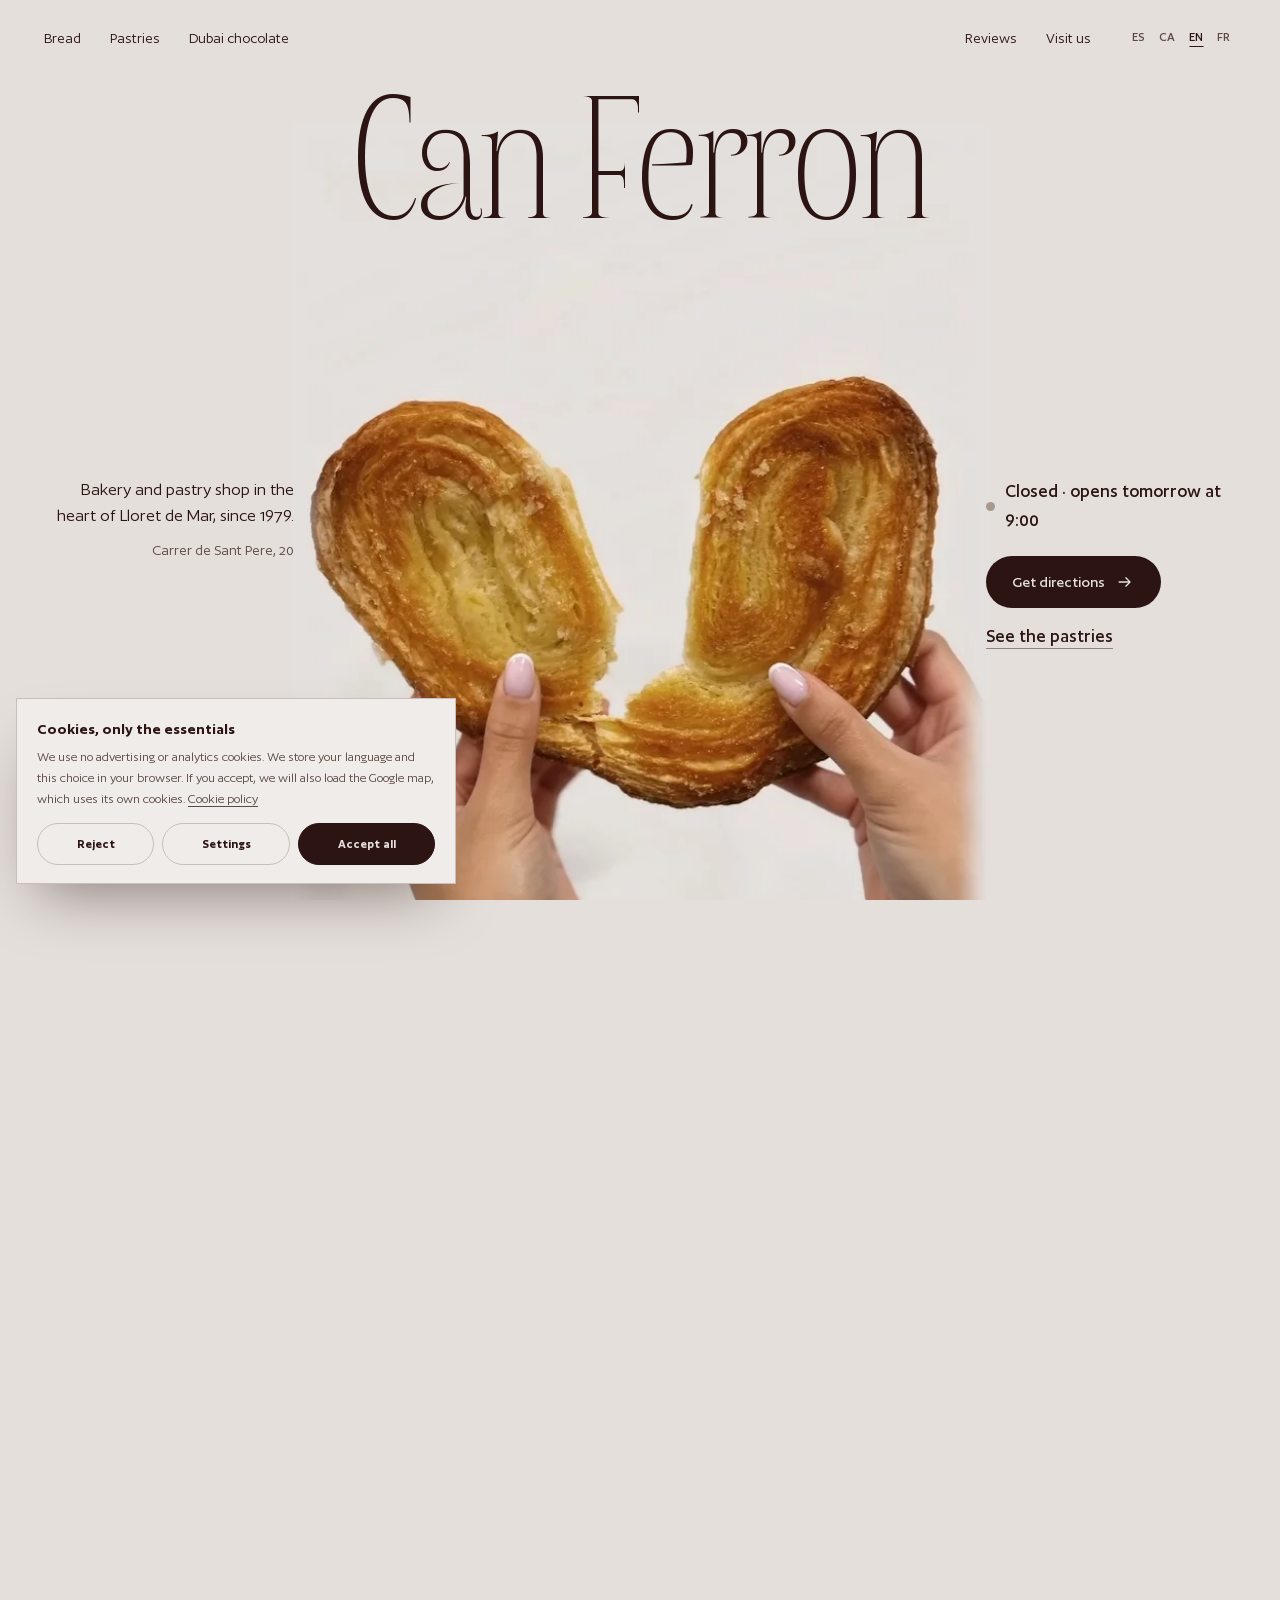
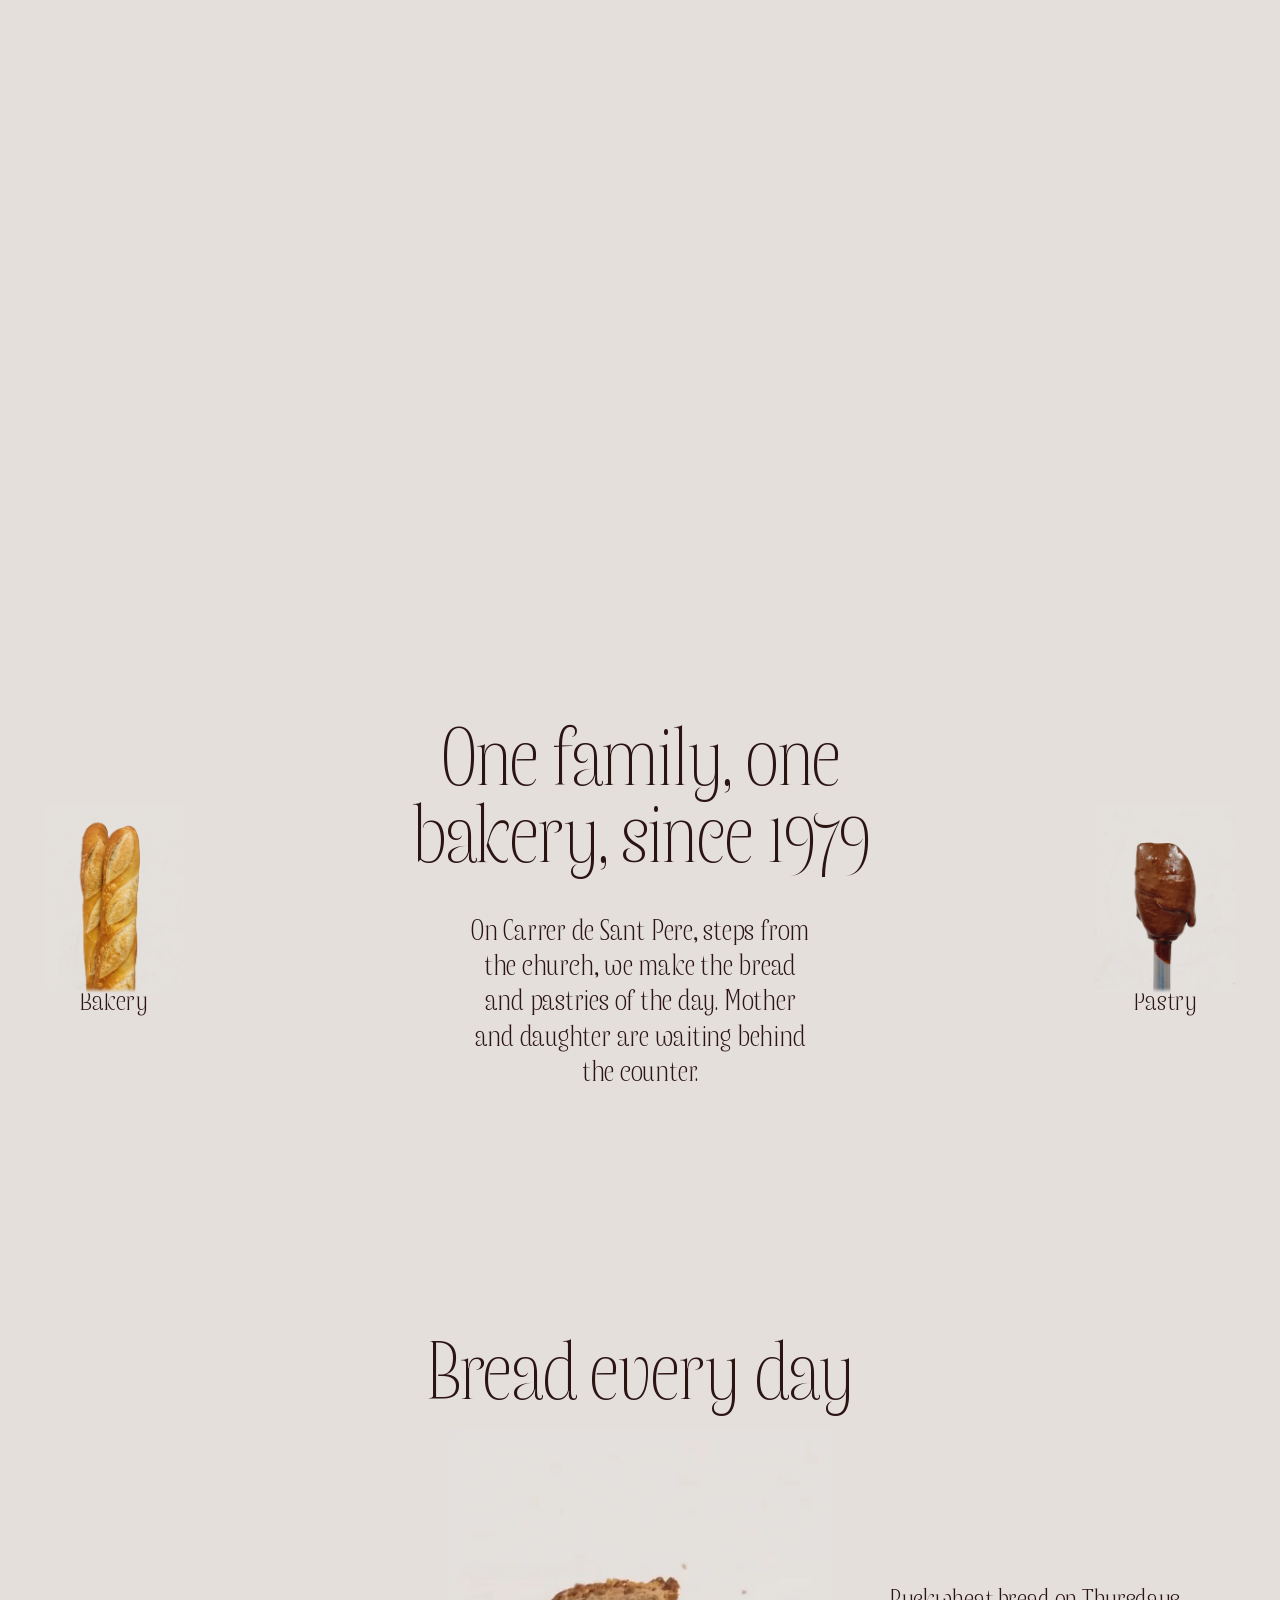
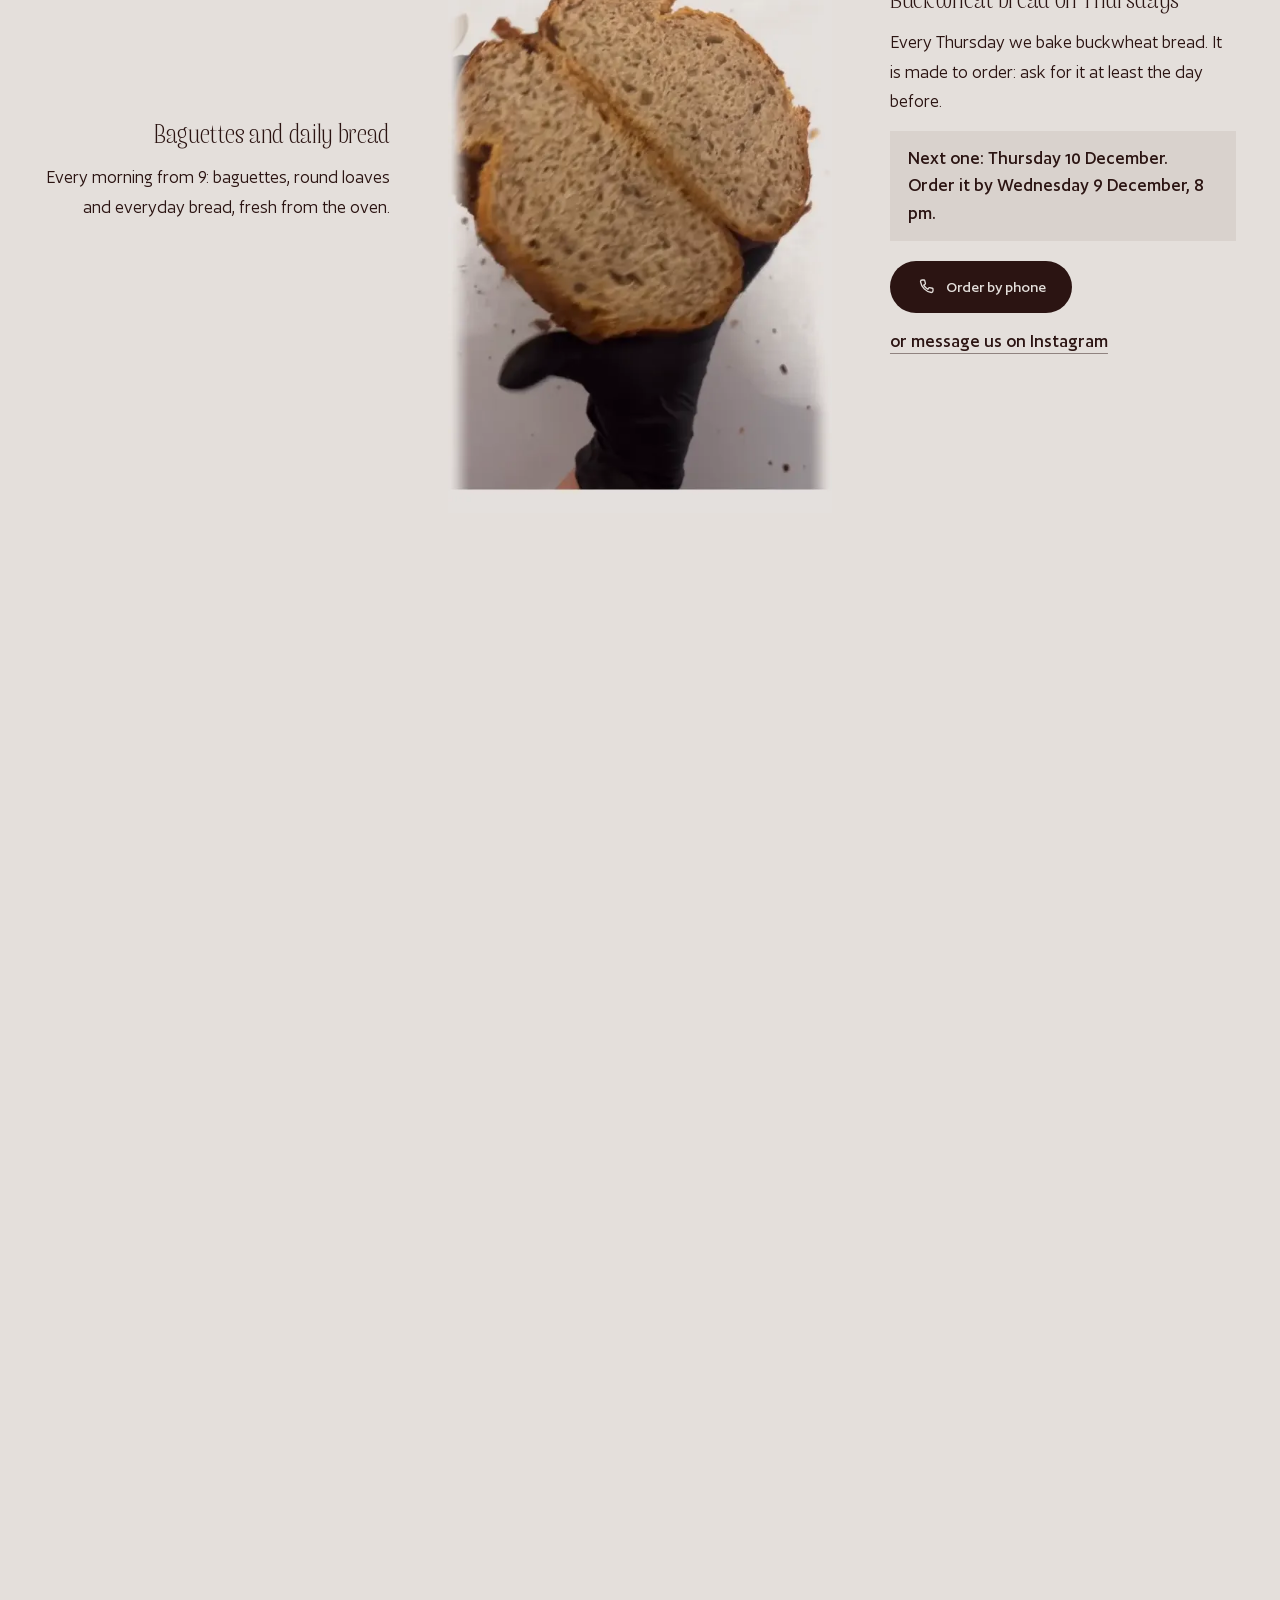
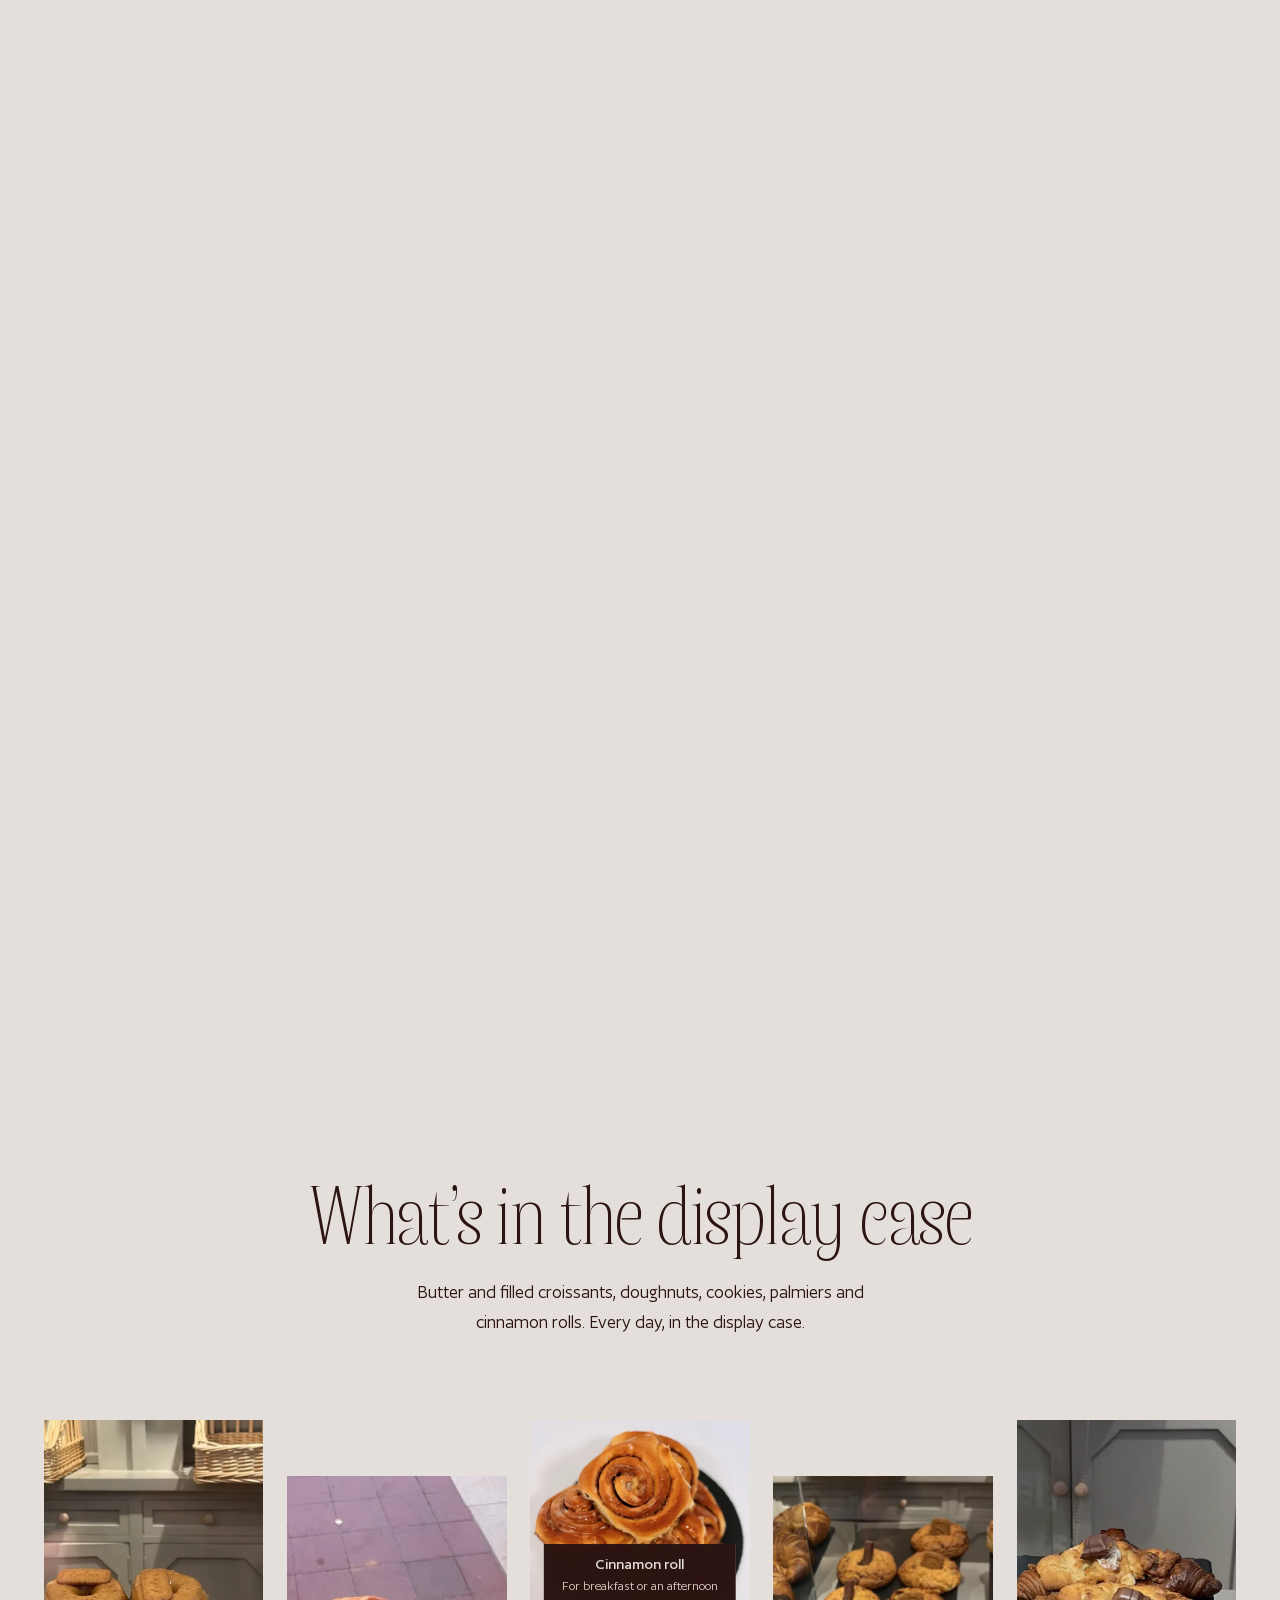
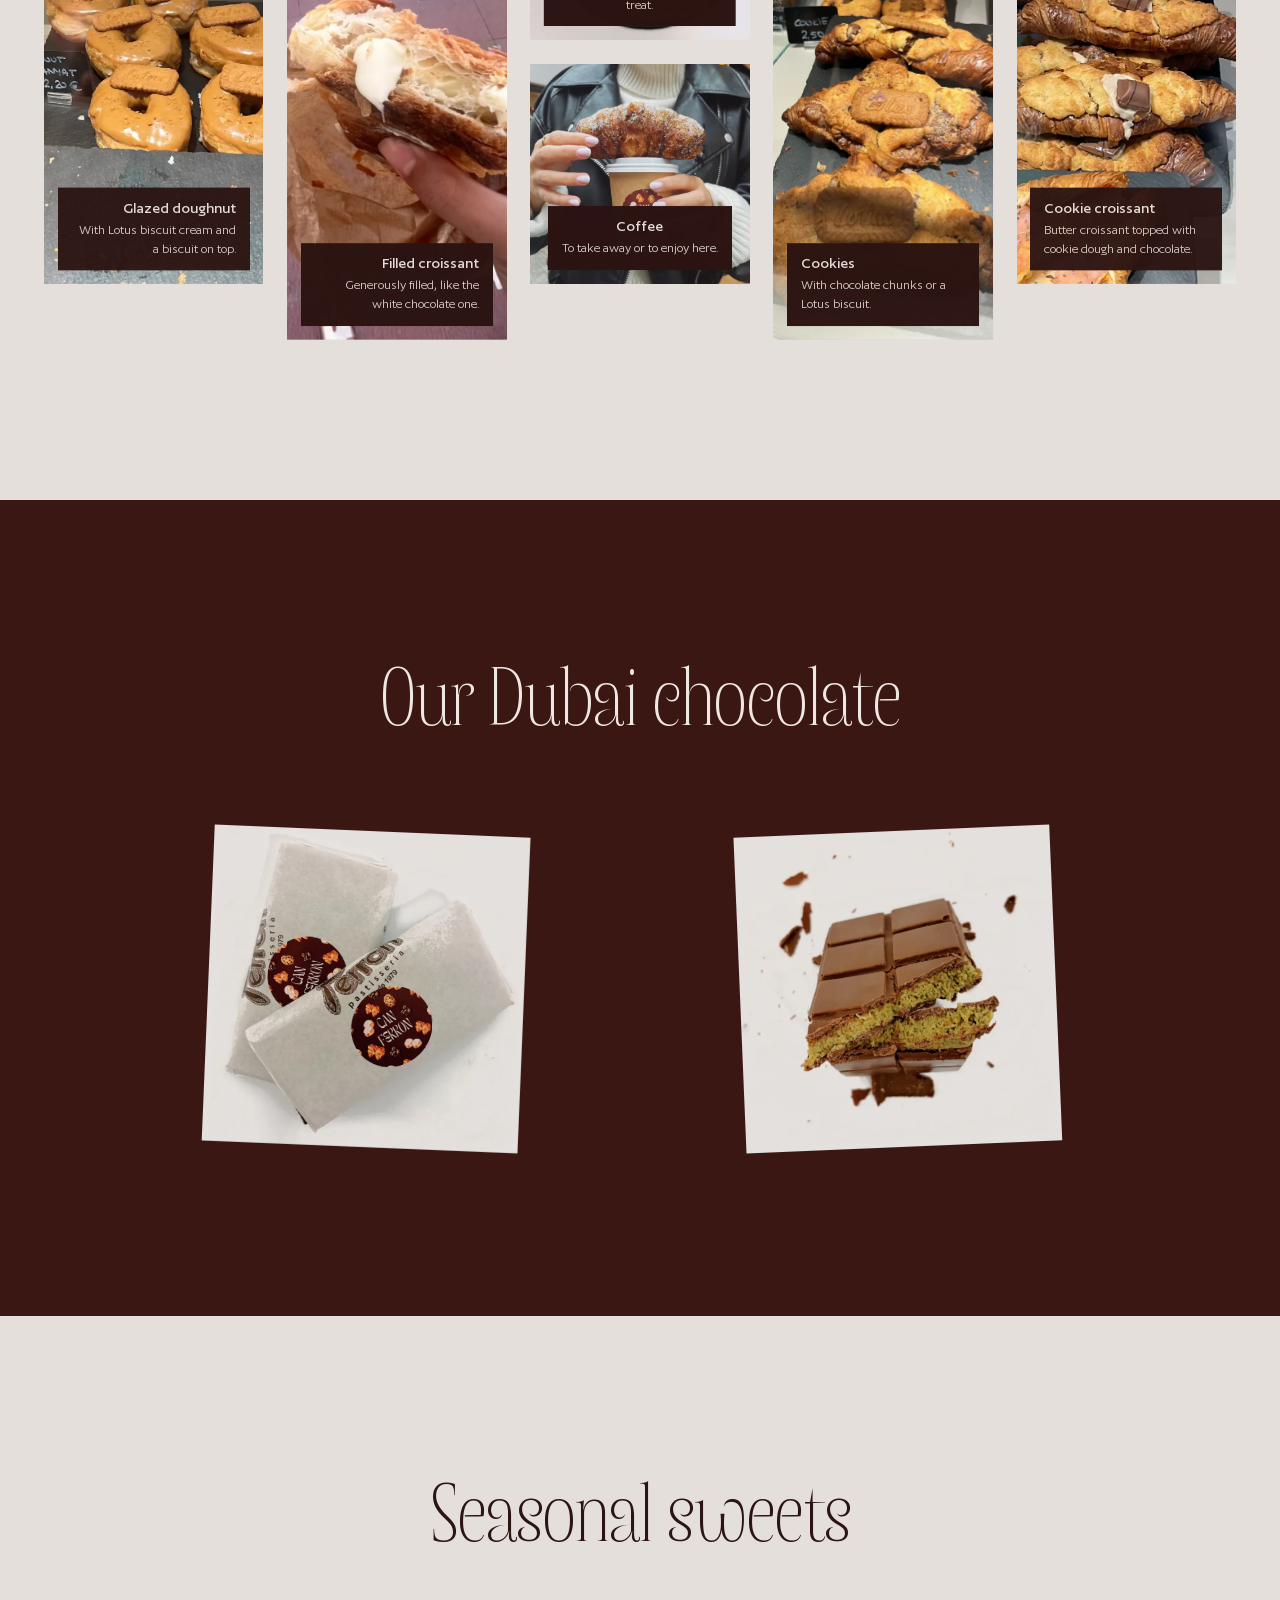
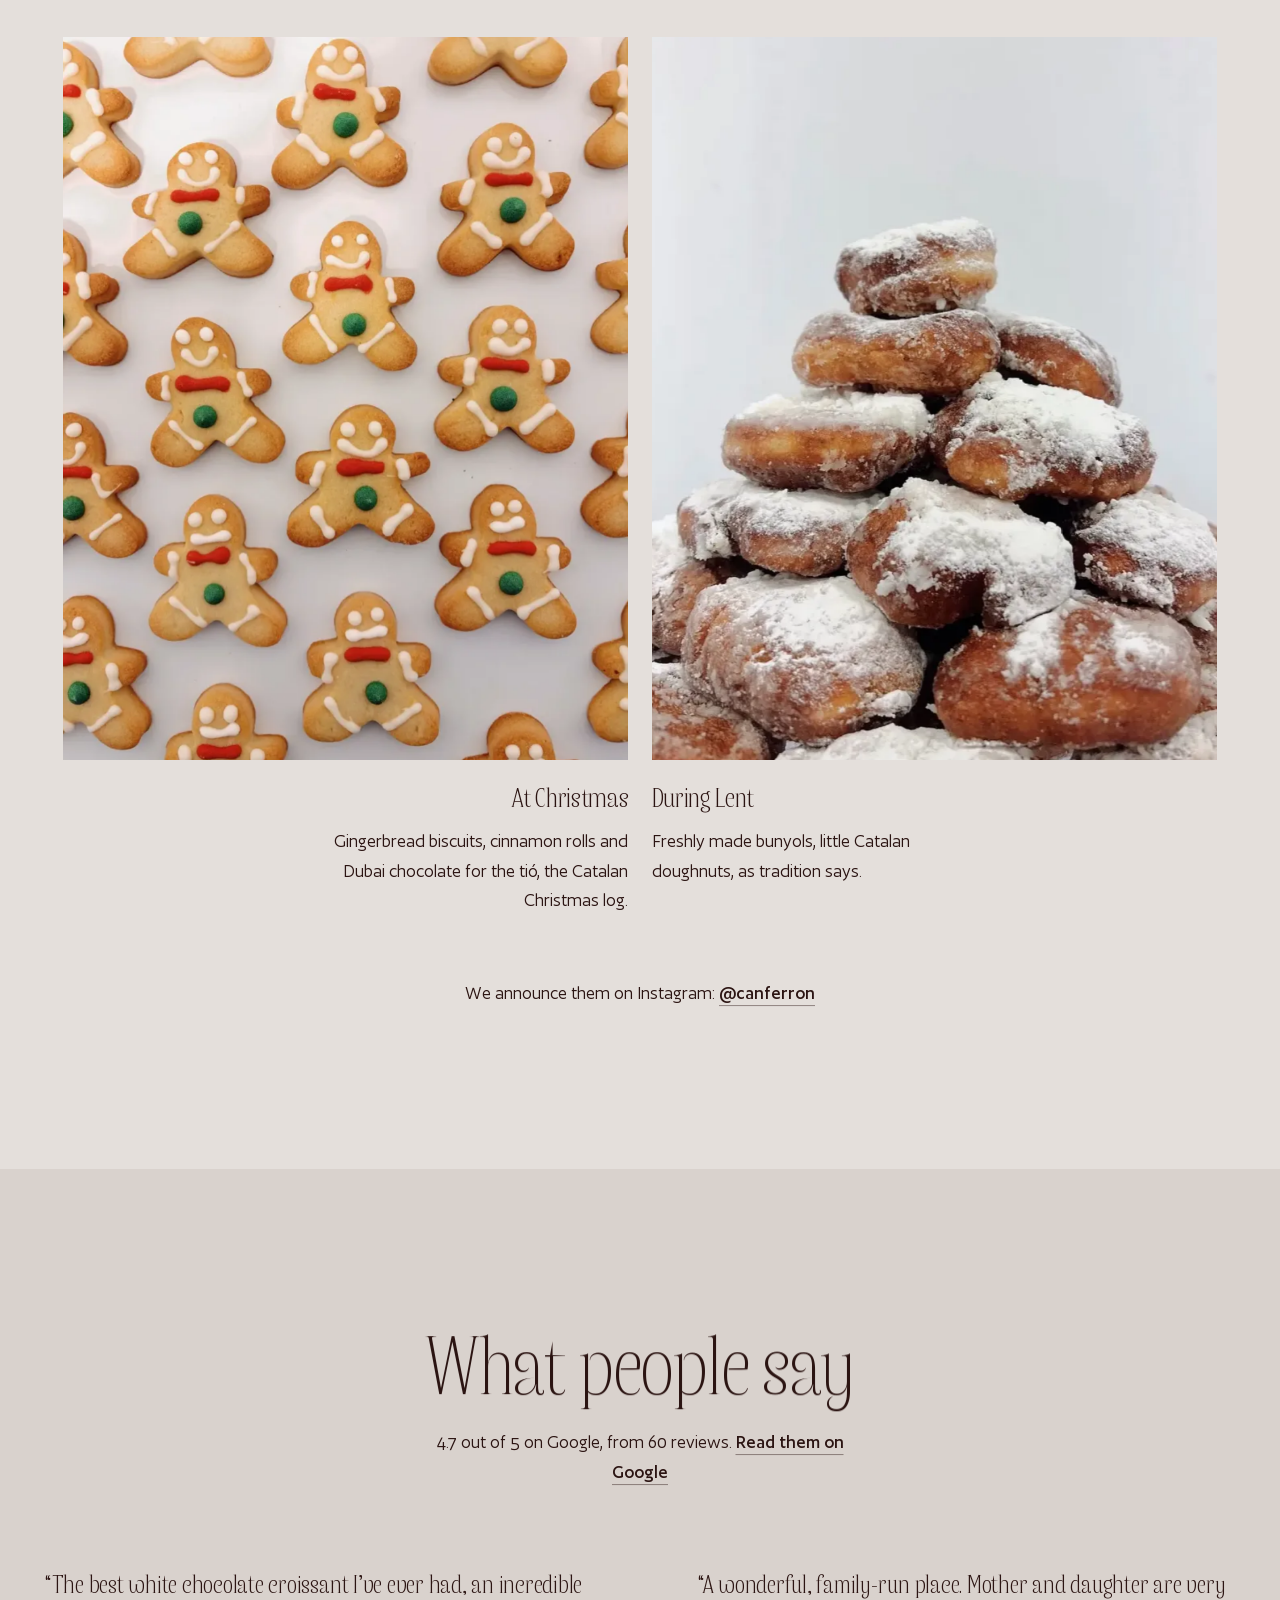
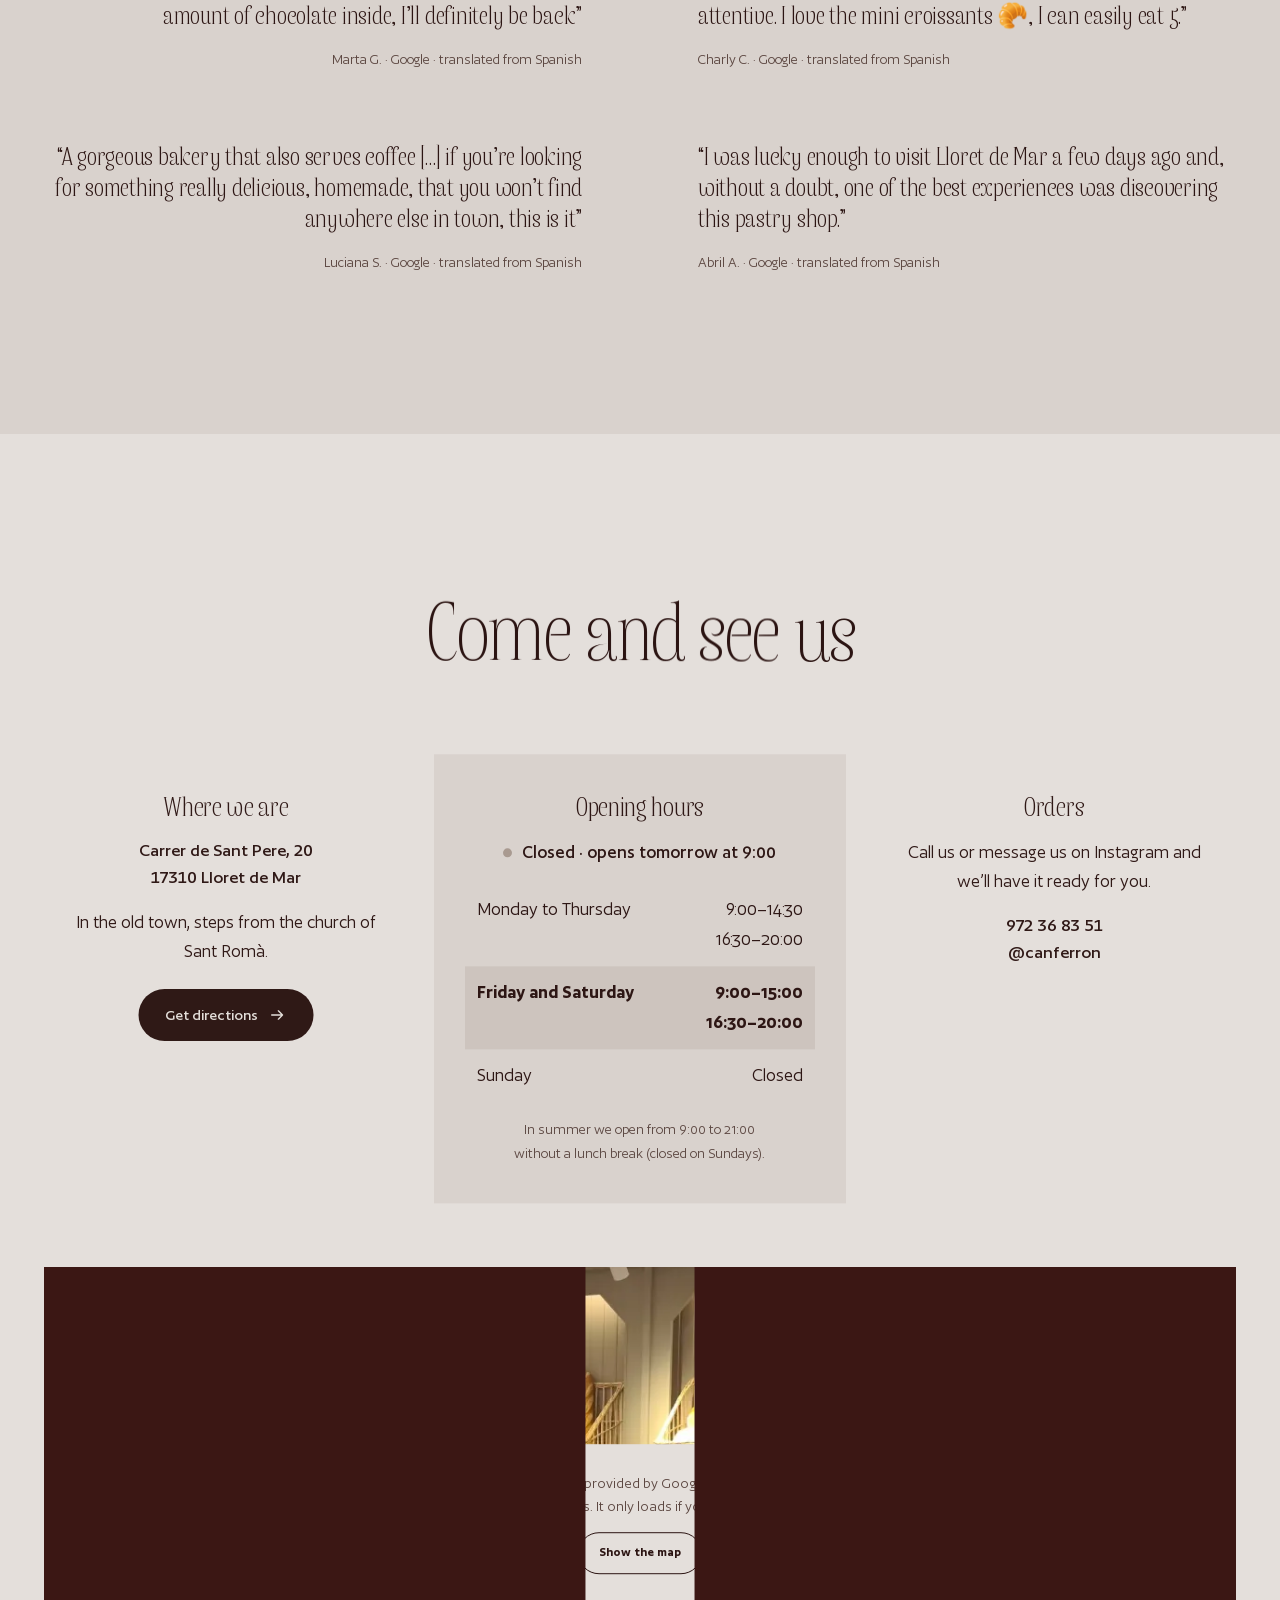
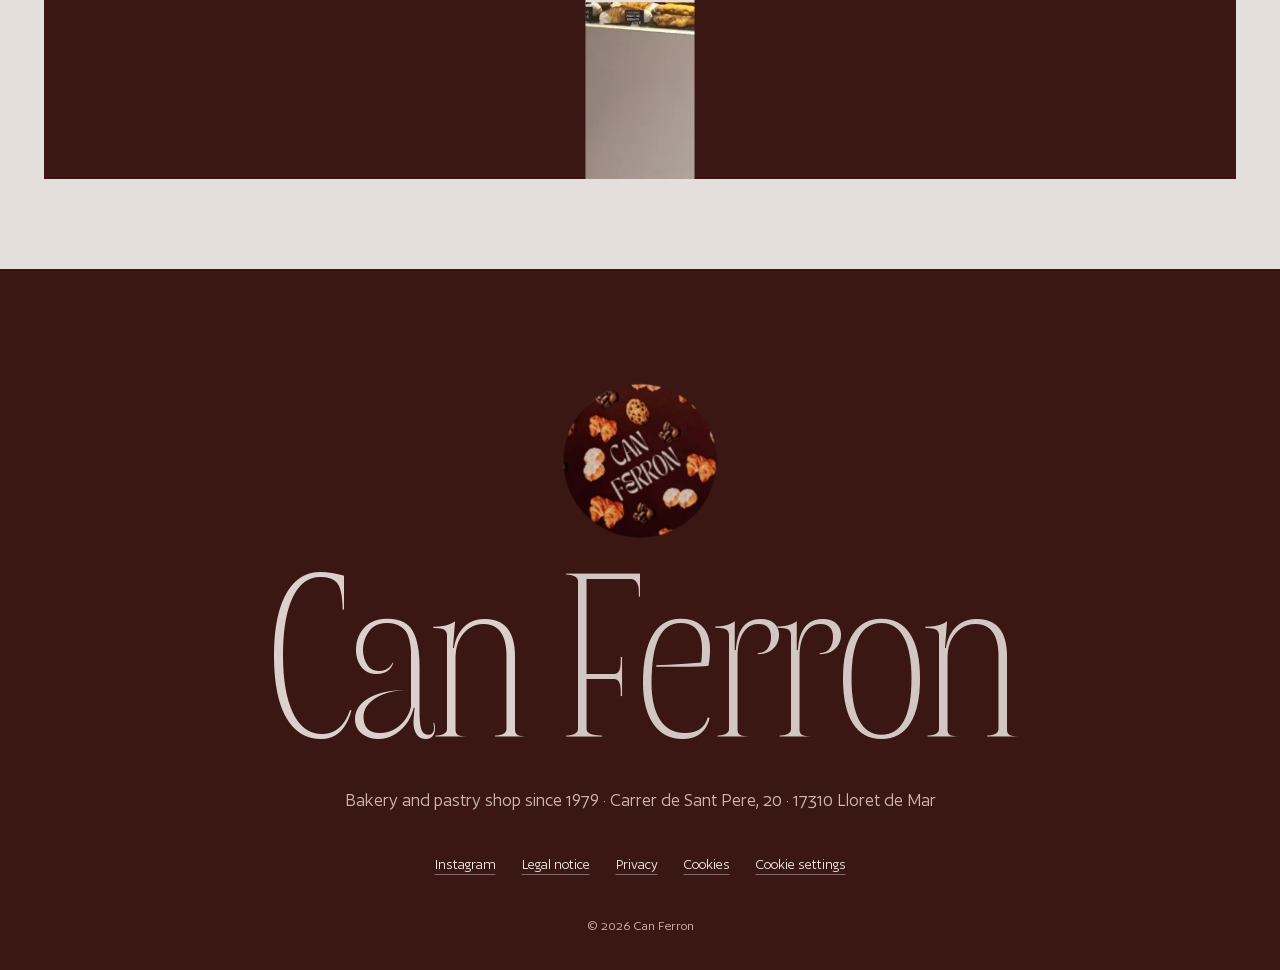
<file: index.html>
<!doctype html>
<html lang="es">
<head>
<meta charset="utf-8">
<meta name="viewport" content="width=device-width, initial-scale=1, viewport-fit=cover">
<title>Can Ferron · Panadería y pastelería en Lloret de Mar desde 1979</title>
<meta name="description" content="Can Ferron, panadería y pastelería familiar en el carrer de Sant Pere de Lloret de Mar desde 1979. Croissants, pan de trigo sarraceno los jueves y nuestro chocolate Dubái.">
<meta name="theme-color" content="#e4dfdb">
<link rel="icon" href="assets/favicon.png" type="image/png">
<link rel="apple-touch-icon" href="assets/apple-touch-icon.png">
<link rel="alternate" hreflang="es" href="?lang=es"><link rel="alternate" hreflang="ca" href="?lang=ca"><link rel="alternate" hreflang="en" href="?lang=en"><link rel="alternate" hreflang="fr" href="?lang=fr">
<meta property="og:type" content="website">
<meta property="og:title" content="Can Ferron · Lloret de Mar, desde 1979">
<meta property="og:description" content="Panadería y pastelería familiar en el carrer de Sant Pere de Lloret de Mar.">
<meta property="og:image" content="assets/img/og.jpg">
<link rel="preload" href="assets/img/palmera-1.webp" as="image" type="image/webp">
<link rel="preload" href="assets/fonts/bonny-300-normal.woff2" as="font" type="font/woff2" crossorigin>
<script>document.documentElement.classList.add('js')</script>
<link rel="stylesheet" href="css/fonts.css?v=4">
<link rel="stylesheet" href="css/premium.css?v=4">
<link rel="stylesheet" href="css/legal.css?v=4">
<link rel="stylesheet" href="css/style.css?v=4">
<script type="application/ld+json">
{"@context":"https://schema.org","@type":"Bakery","name":"Can Ferron","description":"Panadería y pastelería familiar desde 1979","foundingDate":"1979","image":"assets/img/botiga.webp","telephone":"+34 972 36 83 51","address":{"@type":"PostalAddress","streetAddress":"Carrer de Sant Pere, 20","postalCode":"17310","addressLocality":"Lloret de Mar","addressRegion":"Girona","addressCountry":"ES"},"geo":{"@type":"GeoCoordinates","latitude":41.70008,"longitude":2.84655},"openingHoursSpecification":[{"@type":"OpeningHoursSpecification","dayOfWeek":["Monday","Tuesday","Wednesday","Thursday"],"opens":"09:00","closes":"14:30"},{"@type":"OpeningHoursSpecification","dayOfWeek":["Monday","Tuesday","Wednesday","Thursday","Friday","Saturday"],"opens":"16:30","closes":"20:00"},{"@type":"OpeningHoursSpecification","dayOfWeek":["Friday","Saturday"],"opens":"09:00","closes":"15:00"}],"priceRange":"€","servesCuisine":"Panadería, pastelería","sameAs":["https://www.instagram.com/canferron/"]}
</script>
</head>
<body>
<svg width="0" height="0" style="position:absolute" aria-hidden="true">
  <symbol id="i-arrow" viewBox="0 0 24 24"><path d="M5 12h13m-5-5 5 5-5 5" fill="none" stroke="currentColor" stroke-width="1.6" stroke-linecap="round" stroke-linejoin="round"/></symbol>
  <symbol id="i-ig" viewBox="0 0 24 24"><rect x="3.5" y="3.5" width="17" height="17" rx="5" fill="none" stroke="currentColor" stroke-width="1.6"/><circle cx="12" cy="12" r="3.9" fill="none" stroke="currentColor" stroke-width="1.6"/><circle cx="17.2" cy="6.8" r="1.1" fill="currentColor"/></symbol>
  <symbol id="i-tel" viewBox="0 0 24 24"><path d="M7.4 3.6h2.2c.4 0 .8.3.9.7l.8 3.4c.1.4-.1.8-.4 1l-1.6 1.1a11.5 11.5 0 0 0 4.9 4.9l1.1-1.6c.2-.3.6-.5 1-.4l3.4.8c.4.1.7.5.7.9v2.2c0 1.1-.9 2-2 2A15.6 15.6 0 0 1 5.4 5.6c0-1.1.9-2 2-2Z" fill="none" stroke="currentColor" stroke-width="1.6" stroke-linejoin="round"/></symbol>
</svg>
<a class="skip" href="#main" data-i18n="skip">Saltar al contenido</a>

<header class="top" id="top">
  <nav class="nav nav-l" aria-label="Secciones" data-i18n-attr="aria-label:navL">
    <a href="#pa" data-i18n="n1">El pan</a>
    <a href="#vitrina" data-i18n="n2">La vitrina</a>
    <a href="#xocolata" data-i18n="n3">Chocolate Dubái</a>
  </nav>
  <a class="brand" href="#inici" aria-label="Can Ferron, inicio" data-i18n-attr="aria-label:brandL">Can Ferron</a>
  <div class="nav nav-r">
    <a href="#opinions" data-i18n="n4">Opiniones</a>
    <a href="#visita" data-i18n="n5">Visítanos</a>
    <div class="langs" role="group" aria-label="Idioma" data-i18n-attr="aria-label:langL"><button type="button" data-lang="es">ES</button><button type="button" data-lang="ca">CA</button><button type="button" data-lang="en">EN</button><button type="button" data-lang="fr">FR</button></div>
  </div>
  <p class="m-status js-status"><span class="dot" aria-hidden="true"></span><span class="js-status-s">Horario</span></p>
  <button class="menu-btn" type="button" aria-expanded="false" aria-controls="menu"><span data-i18n="menu">Menú</span></button>
</header>

<div class="menu" id="menu" hidden>
  <nav class="menu-in" aria-label="Menú" data-i18n-attr="aria-label:menu">
    <a href="#pa" data-i18n="n1">El pan</a>
    <a href="#vitrina" data-i18n="n2">La vitrina</a>
    <a href="#xocolata" data-i18n="n3">Chocolate Dubái</a>
    <a href="#opinions" data-i18n="n4">Opiniones</a>
    <a href="#visita" data-i18n="n5">Visítanos</a>
  </nav>
  <p class="status js-status"><span class="dot" aria-hidden="true"></span><span class="js-status-t">Horario</span></p>
  <div class="langs" role="group" aria-label="Idioma" data-i18n-attr="aria-label:langL"><button type="button" data-lang="es">ES</button><button type="button" data-lang="ca">CA</button><button type="button" data-lang="en">EN</button><button type="button" data-lang="fr">FR</button></div>
</div>

<main id="main">
  <!-- PORTADA «Compartim?»: la palmera del reel en el eje; al bajar (o al estirarla) la portada se parte en dos mitades y aparece la tienda -->
  <section class="hero" id="inici" aria-labelledby="h1">
    <div class="hero-pin">
      <figure class="hero-under"><img src="assets/img/botiga-1280.webp" srcset="assets/img/botiga-1280.webp 1280w, assets/img/botiga.webp 2000w" sizes="100vw" width="2000" height="1500" fetchpriority="low" decoding="async" alt="El interior de la tienda: el mostrador, la vitrina y las cestas de pan" data-i18n-attr="alt:a_shop"></figure>
      <div class="hero-layer hero-l" id="heroL">
        <h1 class="hero-t" id="h1"><span>Can</span> <span>Ferron</span></h1>
        <div class="palm" data-pose="1">
          <img src="assets/img/palmera-1.webp" width="680" height="946" alt="Una palmera de Can Ferron que se parte por la mitad" data-i18n-attr="alt:a_palm">
          <img src="assets/img/palmera-2.webp" width="680" height="946" decoding="async" alt="" aria-hidden="true">
          <img src="assets/img/palmera-3.webp" width="680" height="946" decoding="async" alt="" aria-hidden="true">
        </div>
      </div>
      <div class="hero-c">
        <div class="side side-l">
          <p class="hero-p" data-i18n="hp">Panadería y pastelería en el centro de Lloret de Mar, desde 1979.</p>
          <p class="hero-a">Carrer de Sant Pere, 20</p>
        </div>
        <div class="side side-r">
          <p class="status js-status"><span class="dot" aria-hidden="true"></span><span class="js-status-t">Horario</span></p>
          <div class="cta-row">
            <a class="btn" href="https://www.google.com/maps/dir/?api=1&amp;destination=Can%20Ferron%2C%20Carrer%20de%20Sant%20Pere%2020%2C%20Lloret%20de%20Mar" target="_blank" rel="noopener"><span data-i18n="c1">Cómo llegar</span><svg aria-hidden="true"><use href="#i-arrow"/></svg></a>
            <a class="lnk" href="#vitrina" data-i18n="c2">Ver la vitrina</a>
          </div>
        </div>
      </div>
      <div class="palm-hit" aria-hidden="true"></div>
    </div>
  </section>

  <!-- UNA FAMILIA: díptico pan | pastelería alrededor de la frase central -->
  <section class="intro" id="forn" aria-labelledby="h-forn">
    <figure class="ob ob-l" data-from="l"><img src="assets/img/barres.webp" width="800" height="800" alt="Dos barras de pan recién hechas" data-i18n-attr="alt:a_barres" loading="lazy"><figcaption data-i18n="ob1">Panadería</figcaption></figure>
    <div class="intro-c">
      <h2 id="h-forn" data-split data-i18n="h2a">Una familia, un horno, desde 1979</h2>
      <p class="statement" data-up data-i18n="pa">En el carrer de Sant Pere, a dos pasos de la iglesia, hacemos el pan y los dulces de cada día. Madre e hija os esperan detrás del mostrador.</p>
    </div>
    <figure class="ob ob-r" data-from="r"><img src="assets/img/brownie.webp" width="800" height="800" alt="Un brownie en un palo, bañado en chocolate" data-i18n-attr="alt:a_brownie" loading="lazy"><figcaption data-i18n="ob2">Pastelería</figcaption></figure>
  </section>

  <!-- PAN: el pan de trigo sarraceno se corta y se abre con el scroll (fotogramas de su reel) -->
  <section class="pa" id="pa" aria-labelledby="h-pa">
    <div class="pa-pin">
      <h2 class="pa-h" id="h-pa" data-split data-i18n="h2b">Pan de cada día</h2>
      <div class="pa-stage">
        <img class="pa-poster" src="assets/img/pa/pa-00.webp" width="540" height="960" alt="Cortamos por la mitad un pan de trigo sarraceno" data-i18n-attr="alt:a_pa">
        <canvas class="pa-cv" width="540" height="960" aria-hidden="true"></canvas>
      </div>
      <div class="pa-col pa-l" data-from="l">
        <h3 data-i18n="pl_h">Barras y pan del día</h3>
        <p data-i18n="pl_p">Cada mañana, desde las 9: barras, pan redondo y el pan de siempre, recién salido del horno.</p>
      </div>
      <div class="pa-col pa-r" data-from="r">
        <h3 data-i18n="pr_h">Pan de trigo sarraceno, los jueves</h3>
        <p data-i18n="pr_p">Cada jueves hacemos pan de trigo sarraceno. Es por encargo: pídelo como mínimo el día antes.</p>
        <p class="fajol js-fajol">&nbsp;</p>
        <div class="cta-row">
          <a class="btn" href="tel:+34972368351"><svg aria-hidden="true"><use href="#i-tel"/></svg><span data-i18n="pr_c">Encárgalo por teléfono</span></a>
          <a class="lnk" href="https://ig.me/m/canferron" target="_blank" rel="noopener" data-i18n="pr_c2">o escríbenos por Instagram</a>
        </div>
      </div>
    </div>
  </section>

  <!-- LA VITRINA: mosaico simétrico (alto · alto · dos cuadrados · alto · alto) con etiquetas de pizarra como las de su vitrina -->
  <section class="vitrina" id="vitrina" aria-labelledby="h-vit">
    <header class="sec-h">
      <h2 id="h-vit" data-split data-i18n="h2c">Lo que hay en la vitrina</h2>
      <p data-up data-i18n="vit_p">Croissants de mantequilla y rellenos, donuts, cookies, palmeras y rolls de canela. Cada día, en la vitrina.</p>
    </header>
    <div class="vit">
      <figure class="t t-a1" style="--o:2"><img src="assets/img/donut-lotus.webp" width="640" height="1137" alt="Donuts bañados en crema de galleta Lotus" data-i18n-attr="alt:a_v1" loading="lazy"><figcaption class="tag"><b data-i18n="v1">Donut bañado</b><span data-i18n="v1d">Con crema de galleta Lotus y una galleta encima.</span></figcaption></figure>
      <figure class="t t-b1" style="--o:1"><img src="assets/img/croissant-farcit.webp" width="640" height="1137" alt="Un croissant relleno, partido, con mucho relleno blanco" data-i18n-attr="alt:a_v2" loading="lazy"><figcaption class="tag"><b data-i18n="v2">Croissant relleno</b><span data-i18n="v2d">Bien rellenos, como el de chocolate blanco.</span></figcaption></figure>
      <figure class="t t-c" style="--o:0"><img src="assets/img/canyella.webp" width="640" height="640" alt="Rolls de canela" data-i18n-attr="alt:a_v3" loading="lazy"><figcaption class="tag"><b data-i18n="v3">Roll de canela</b><span data-i18n="v3d">Para desayunar o para merendar.</span></figcaption></figure>
      <figure class="t t-d" style="--o:0"><img src="assets/img/cafe-croissant.webp" width="640" height="640" alt="Un croissant azucarado y un café para llevar en un vaso de Can Ferron" data-i18n-attr="alt:a_v4" loading="lazy"><figcaption class="tag"><b data-i18n="v4">Café</b><span data-i18n="v4d">Para llevar o para tomar aquí.</span></figcaption></figure>
      <figure class="t t-b2" style="--o:1"><img src="assets/img/cookies.webp" width="640" height="1137" alt="Cookies y croissant cookie con galleta Lotus" data-i18n-attr="alt:a_v5" loading="lazy"><figcaption class="tag"><b data-i18n="v5">Cookies</b><span data-i18n="v5d">Con trozos de chocolate o con galleta Lotus.</span></figcaption></figure>
      <figure class="t t-a2" style="--o:2"><img src="assets/img/crookie.webp" width="640" height="1137" alt="Croissants cubiertos de masa de cookie con trozos de chocolate" data-i18n-attr="alt:a_v6" loading="lazy"><figcaption class="tag"><b data-i18n="v6">Croissant cookie</b><span data-i18n="v6d">Croissant de mantequilla cubierto de masa de cookie y chocolate.</span></figcaption></figure>
    </div>
  </section>

  <!-- CHOCOLATE DUBÁI: campo cacao; la tableta envuelta y la abierta se separan desde el centro -->
  <section class="dubai" id="xocolata" aria-labelledby="h-dub">
    <h2 id="h-dub" data-split data-i18n="h2d">Nuestro chocolate Dubái</h2>
    <div class="dub">
      <figure class="dub-f dub-l"><img src="assets/img/dubai-paper.webp" width="800" height="883" alt="Dos tabletas envueltas en papel con el sello de Can Ferron" data-i18n-attr="alt:a_d1" loading="lazy"></figure>
      <div class="dub-c">
        <p data-i18n="dub_p">Una tableta de chocolate rellena de crema de pistacho y kadaif crujiente, envuelta en papel con nuestro sello. Cuando se acaba, avisamos en Instagram de que vuelve.</p>
        <blockquote class="dub-q">
          <p data-i18n="dub_q">«Tienen el mejor chocolate de Dubái del mundo, ¡una verdadera delicia!»</p>
          <footer>Abril A. · Google<span data-i18n="tr"></span></footer>
        </blockquote>
        <a class="btn btn-pist" href="https://ig.me/m/canferron" target="_blank" rel="noopener"><svg aria-hidden="true"><use href="#i-ig"/></svg><span data-i18n="dub_c">Pregunta si queda</span></a>
      </div>
      <figure class="dub-f dub-r"><img src="assets/img/dubai-open.webp" width="800" height="800" alt="Una tableta partida: chocolate con relleno verde de pistacho y kadaif" data-i18n-attr="alt:a_d2" loading="lazy"></figure>
    </div>
  </section>

  <!-- TEMPORADA: Navidad | Cuaresma, se abren desde el eje hacia fuera -->
  <section class="temporada" id="temporada" aria-labelledby="h-tmp">
    <h2 id="h-tmp" data-split data-i18n="h2e">Dulces de temporada</h2>
    <div class="tmp">
      <article class="tm tm-l">
        <figure class="tm-f"><img src="assets/img/galetes-nadal.webp" width="900" height="1104" alt="Galletas de jengibre decoradas" data-i18n-attr="alt:a_t1" loading="lazy"></figure>
        <h3 data-i18n="t1">Por Navidad</h3>
        <p data-i18n="t1p">Galletas de jengibre, rolls de canela y chocolate Dubái para el tió.</p>
      </article>
      <article class="tm tm-r">
        <figure class="tm-f"><img src="assets/img/bunyols-foto.webp" width="900" height="900" alt="Una montaña de buñuelos con azúcar" data-i18n-attr="alt:a_t2" loading="lazy"></figure>
        <h3 data-i18n="t2">Por Cuaresma</h3>
        <p data-i18n="t2p">Buñuelos recién hechos, como manda la tradición.</p>
      </article>
    </div>
    <p class="tmp-ig" data-up><span data-i18n="t3">Lo anunciamos en Instagram:</span> <a class="lnk" href="https://www.instagram.com/canferron/" target="_blank" rel="noopener">@canferron</a></p>
  </section>

  <!-- OPINIONES: dos columnas en espejo, el texto se alinea hacia el eje -->
  <section class="ops" id="opinions" aria-labelledby="h-ops">
    <header class="sec-h">
      <h2 id="h-ops" data-split data-i18n="h2f">Lo que dicen de nosotros</h2>
      <p data-up><span data-i18n="ops_p">4,7 de 5 en Google, con 60 opiniones.</span> <a class="lnk" href="https://www.google.com/maps/place/Can+Ferron/@41.7000799,2.8465515,17z/data=!4m8!3m7!1s0x12bb173a18728d9f:0x29f5742e89dfc929!8m2!3d41.7000799!4d2.8465515!9m1!1b1" target="_blank" rel="noopener" data-i18n="ops_l">Leerlas en Google</a></p>
    </header>
    <div class="ops-g">
      <blockquote class="op op-l" data-from="l"><p data-i18n="q1">«El mejor croissant de chocolate blanco que me he comido en mi vida, una increíble cantidad de chocolate en el interior sin duda volveré»</p><footer>Marta G. · Google<span data-i18n="tr"></span></footer></blockquote>
      <blockquote class="op op-r" data-from="r"><p data-i18n="q2">«El lugar es excelente y familiar. Madre e hija son muy atentas. Amo los croissant 🥐 en miniatura, puedo comerme 5 sin problemas.»</p><footer>Charly C. · Google<span data-i18n="tr"></span></footer></blockquote>
      <blockquote class="op op-l" data-from="l"><p data-i18n="q3">«Una panadería guapísima que también tienen servicio de café […] si buscas algo súper rico, casero y que no encontrarás en otro sitio en el pueblo! Aquí es»</p><footer>Luciana S. · Google<span data-i18n="tr"></span></footer></blockquote>
      <blockquote class="op op-r" data-from="r"><p data-i18n="q4">«Tuve la suerte de visitar Lloret de Mar hace unos días y, sin dudas, una de las mejores experiencias fue descubrir esta pastelería.»</p><footer>Abril A. · Google<span data-i18n="tr"></span></footer></blockquote>
    </div>
  </section>

  <!-- VISITA: dónde · horario · encargos, y el mapa que se abre como dos puertas -->
  <section class="visita" id="visita" aria-labelledby="h-vis">
    <h2 id="h-vis" data-split data-i18n="h2g">Ven a vernos</h2>
    <div class="vis">
      <div class="vb vb-l" data-from="l">
        <h3 data-i18n="vb1">Dónde estamos</h3>
        <p class="vb-big">Carrer de Sant Pere, 20<br>17310 Lloret de Mar</p>
        <p data-i18n="vb1p">En el centro, a dos pasos de la iglesia de Sant Romà.</p>
        <a class="btn" href="https://www.google.com/maps/dir/?api=1&amp;destination=Can%20Ferron%2C%20Carrer%20de%20Sant%20Pere%2020%2C%20Lloret%20de%20Mar" target="_blank" rel="noopener"><span data-i18n="c1">Cómo llegar</span><svg aria-hidden="true"><use href="#i-arrow"/></svg></a>
      </div>
      <div class="vb vb-c" data-up>
        <h3 data-i18n="vb2">Horario</h3>
        <p class="status js-status"><span class="dot" aria-hidden="true"></span><span class="js-status-t">Horario</span></p>
        <table class="hours">
          <tr data-days="1,2,3,4"><th scope="row" data-i18n="d14">Lunes a jueves</th><td>9:00–14:30<br>16:30–20:00</td></tr>
          <tr data-days="5,6"><th scope="row" data-i18n="d56">Viernes y sábado</th><td>9:00–15:00<br>16:30–20:00</td></tr>
          <tr data-days="0"><th scope="row" data-i18n="d0">Domingo</th><td data-i18n="closed">Cerrado</td></tr>
        </table>
        <p class="small" data-i18n="vb2p">En verano abrimos de 9:00 a 21:00 sin cerrar a mediodía (domingo cerrado).</p>
      </div>
      <div class="vb vb-r" data-from="r">
        <h3 data-i18n="vb3">Encargos</h3>
        <p data-i18n="vb3p">Llámanos o escríbenos por Instagram y te lo dejamos preparado.</p>
        <p class="vb-big"><a href="tel:+34972368351">972 36 83 51</a><br><a href="https://www.instagram.com/canferron/" target="_blank" rel="noopener">@canferron</a></p>
      </div>
    </div>
    <div class="map-w">
      <div class="cc-map map" data-src="https://www.google.com/maps?q=Can%20Ferron%2C%20Carrer%20de%20Sant%20Pere%2C%2020%2C%2017310%20Lloret%20de%20Mar&amp;z=17&amp;output=embed" data-title="Can Ferron en Google Maps"></div>
      <span class="door door-l" aria-hidden="true"></span><span class="door door-r" aria-hidden="true"></span>
    </div>
  </section>
</main>

<footer class="foot">
  <img class="seal" src="assets/img/segell.webp" width="360" height="360" alt="El sello redondo de Can Ferron" data-i18n-attr="alt:a_seal" loading="lazy">
  <p class="foot-w" aria-hidden="true"><span>Can</span> <span>Ferron</span></p>
  <p class="foot-l"><span data-i18n="f1">Panadería y pastelería desde 1979</span> · Carrer de Sant Pere, 20 · 17310 Lloret de Mar</p>
  <nav class="foot-n" aria-label="Enlaces" data-i18n-attr="aria-label:footL">
    <a href="https://www.instagram.com/canferron/" target="_blank" rel="noopener">Instagram</a>
    <a href="aviso-legal.html" data-i18n="f_legal">Aviso legal</a>
    <a href="privacidad.html" data-i18n="f_priv">Privacidad</a>
    <a href="cookies.html" data-i18n="f_ck">Cookies</a>
    <button type="button" data-cookies-open data-i18n="f_ckc">Configurar cookies</button>
  </nav>
  <p class="foot-c">© 2026 Can Ferron</p>
</footer>

<script src="js/vendor/gsap.min.js"></script>
<script src="js/vendor/ScrollTrigger.min.js"></script>
<script src="js/vendor/lenis.min.js"></script>
<script src="js/lang.js?v=4"></script>
<script src="js/i18n.js?v=4" data-site="canferron"></script>
<script src="js/consent.js?v=4" data-site="canferron"></script>
<script src="js/premium.js?v=4"></script>
<script src="js/main.js?v=4"></script>
</body>
</html>
</file>
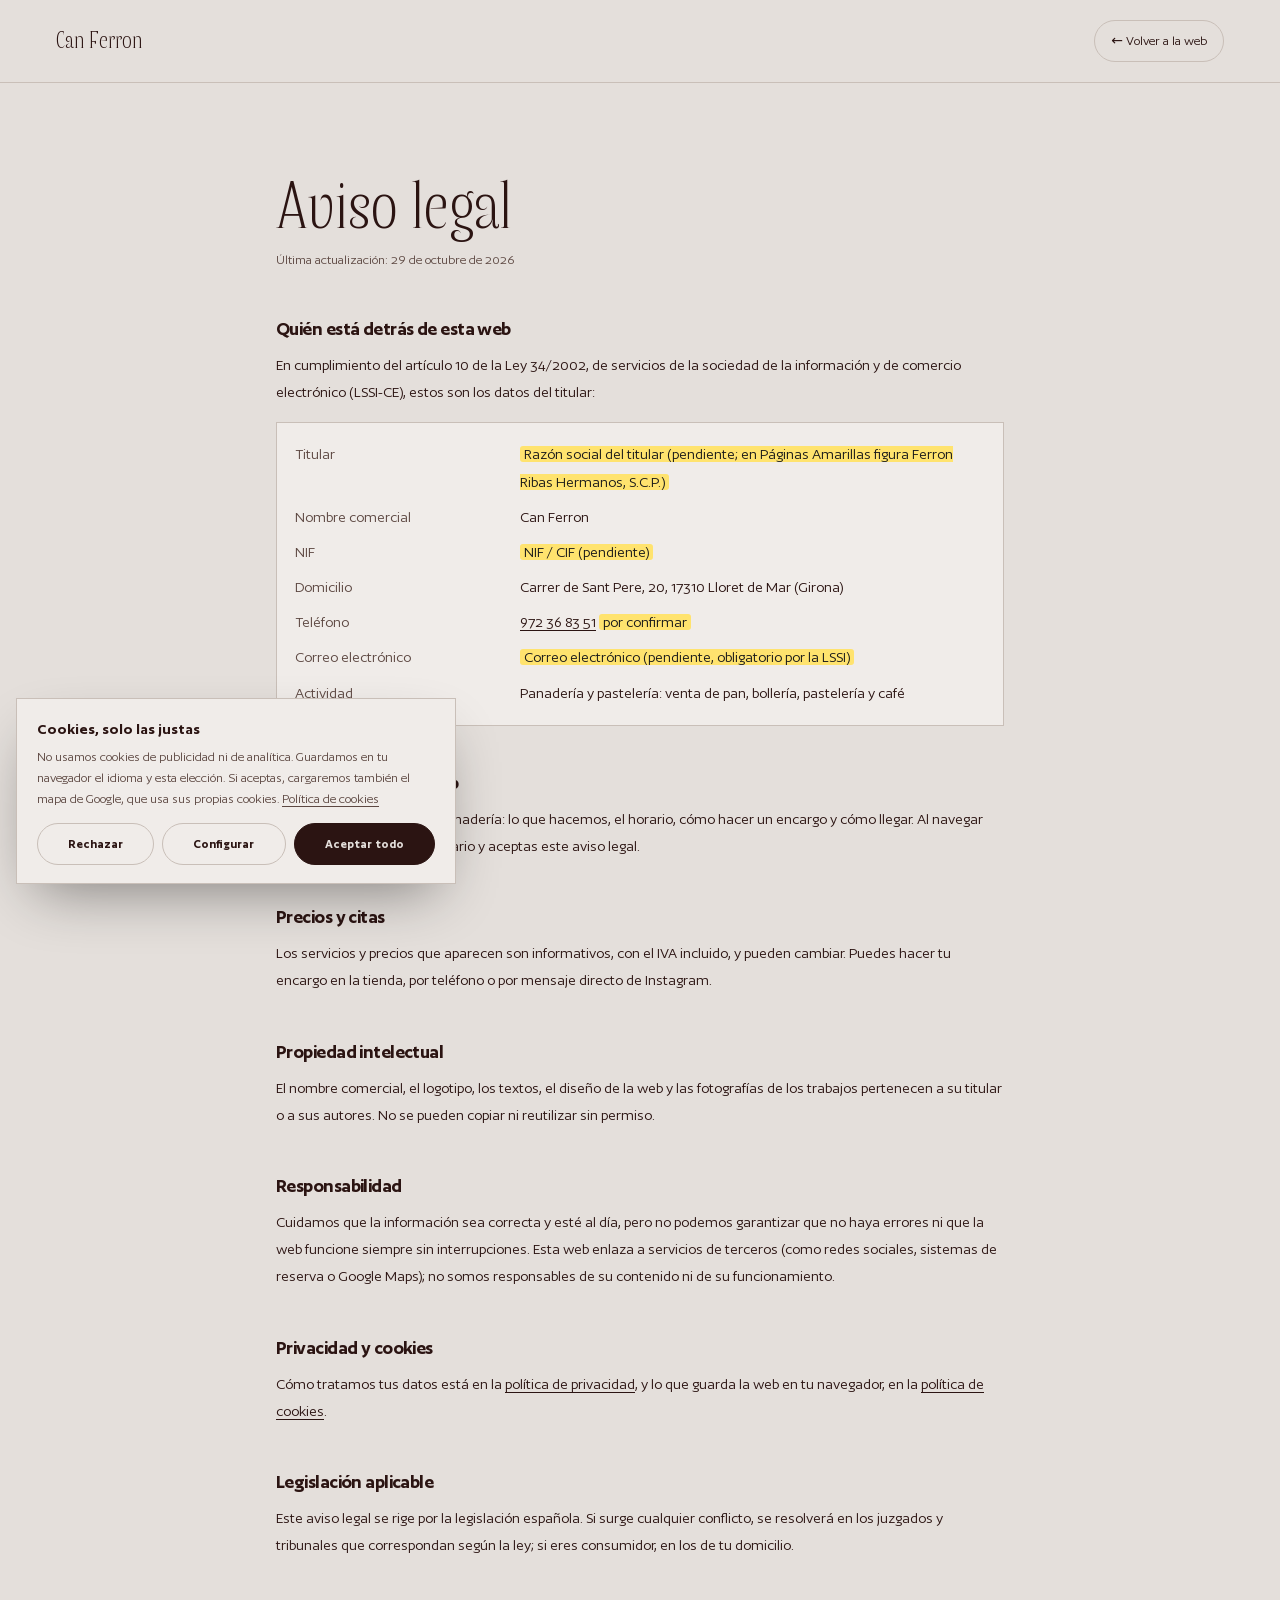
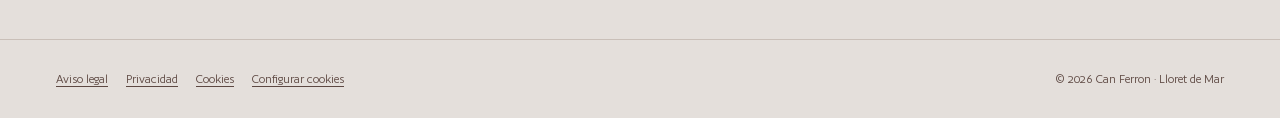
<file: aviso-legal.html>
<!doctype html>
<html lang="es">
<head>
<meta charset="utf-8">
<meta name="viewport" content="width=device-width, initial-scale=1, viewport-fit=cover">
<title>Aviso legal · Can Ferron</title>
<meta name="robots" content="noindex, follow">
<meta name="theme-color" content="#e4dfdb">
<link rel="icon" href="assets/favicon.png" type="image/png">
<link rel="stylesheet" href="css/fonts.css">
<link rel="stylesheet" href="css/premium.css">
<link rel="stylesheet" href="css/style.css">
<link rel="stylesheet" href="css/legal.css">
</head>
<body class="legal-page">
<header class="legal-top">
  <a class="legal-brand" href="./">Can Ferron</a>
  <a class="legal-back" href="./">&larr; Volver a la web</a>
</header>
<main class="legal">
  <h1>Aviso legal</h1>
  <p class="upd">Última actualización: 29 de octubre de 2026</p>

  <h2>Quién está detrás de esta web</h2>
  <p>En cumplimiento del artículo 10 de la Ley 34/2002, de servicios de la sociedad de la información y de comercio electrónico (LSSI-CE), estos son los datos del titular:</p>
  <dl>
    <dt>Titular</dt><dd><mark>Razón social del titular (pendiente; en Páginas Amarillas figura Ferron Ribas Hermanos, S.C.P.)</mark></dd>
    <dt>Nombre comercial</dt><dd>Can Ferron</dd>
    <dt>NIF</dt><dd><mark>NIF / CIF (pendiente)</mark></dd>
    <dt>Domicilio</dt><dd>Carrer de Sant Pere, 20, 17310 Lloret de Mar (Girona)</dd>
    <dt>Teléfono</dt><dd><a href="tel:+34972368351">972 36 83 51</a> <mark>por confirmar</mark></dd>
    <dt>Correo electrónico</dt><dd><mark>Correo electrónico (pendiente, obligatorio por la LSSI)</mark></dd>
    <dt>Actividad</dt><dd>Panadería y pastelería: venta de pan, bollería, pastelería y café</dd>
  </dl>

  <h2>Para qué sirve esta web</h2>
  <p>Esta web informa sobre la panadería: lo que hacemos, el horario, cómo hacer un encargo y cómo llegar. Al navegar por ella te conviertes en usuario y aceptas este aviso legal.</p>

  <h2>Precios y citas</h2>
  <p>Los servicios y precios que aparecen son informativos, con el IVA incluido, y pueden cambiar. Puedes hacer tu encargo en la tienda, por teléfono o por mensaje directo de Instagram.</p>

  <h2>Propiedad intelectual</h2>
  <p>El nombre comercial, el logotipo, los textos, el diseño de la web y las fotografías de los trabajos pertenecen a su titular o a sus autores. No se pueden copiar ni reutilizar sin permiso.</p>

  <h2>Responsabilidad</h2>
  <p>Cuidamos que la información sea correcta y esté al día, pero no podemos garantizar que no haya errores ni que la web funcione siempre sin interrupciones. Esta web enlaza a servicios de terceros (como redes sociales, sistemas de reserva o Google Maps); no somos responsables de su contenido ni de su funcionamiento.</p>

  <h2>Privacidad y cookies</h2>
  <p>Cómo tratamos tus datos está en la <a href="privacidad.html">política de privacidad</a>, y lo que guarda la web en tu navegador, en la <a href="cookies.html">política de cookies</a>.</p>

  <h2>Legislación aplicable</h2>
  <p>Este aviso legal se rige por la legislación española. Si surge cualquier conflicto, se resolverá en los juzgados y tribunales que correspondan según la ley; si eres consumidor, en los de tu domicilio.</p>
</main>
<footer class="legal-foot">
  <nav class="legal-links" aria-label="Información legal">
    <a href="aviso-legal.html" aria-current="page">Aviso legal</a>
    <a href="privacidad.html">Privacidad</a>
    <a href="cookies.html">Cookies</a>
    <button type="button" data-cookies-open>Configurar cookies</button>
  </nav>
  <p>© 2026 Can Ferron · Lloret de Mar</p>
</footer>
<script src="js/consent.js" data-site="canferron"></script>
</body>
</html>
</file>
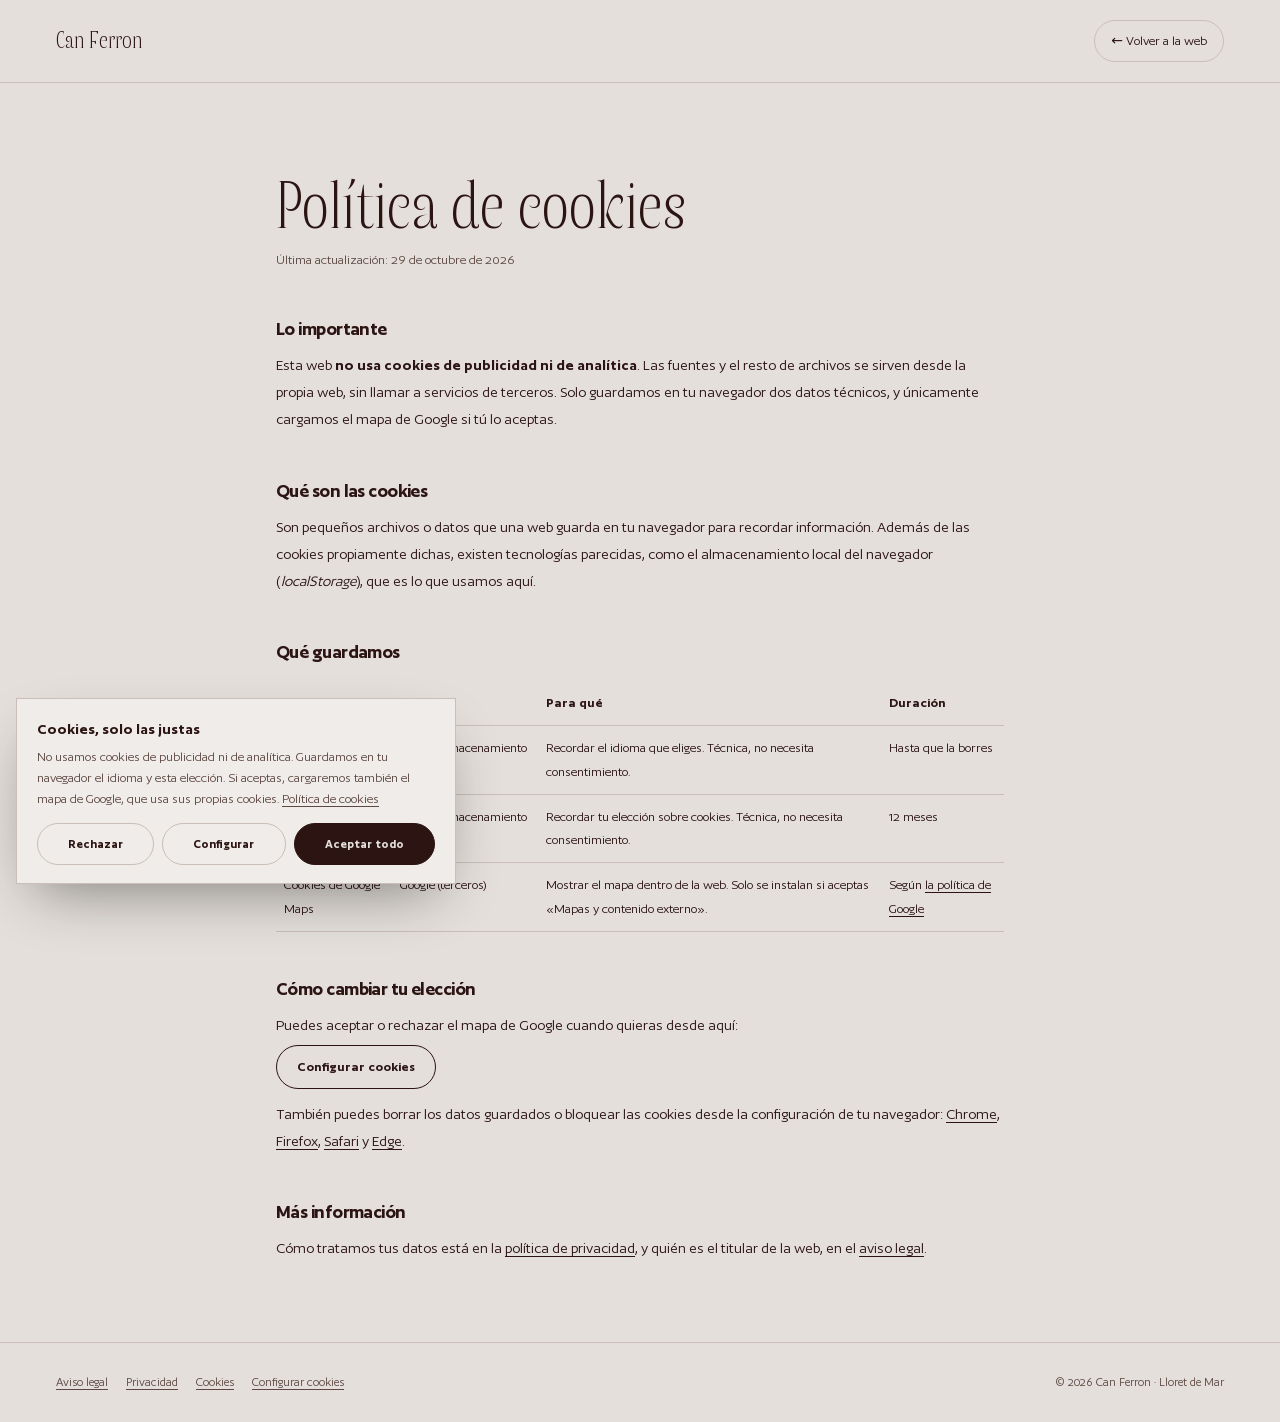
<file: cookies.html>
<!doctype html>
<html lang="es">
<head>
<meta charset="utf-8">
<meta name="viewport" content="width=device-width, initial-scale=1, viewport-fit=cover">
<title>Política de cookies · Can Ferron</title>
<meta name="robots" content="noindex, follow">
<meta name="theme-color" content="#e4dfdb">
<link rel="icon" href="assets/favicon.png" type="image/png">
<link rel="stylesheet" href="css/fonts.css">
<link rel="stylesheet" href="css/premium.css">
<link rel="stylesheet" href="css/style.css">
<link rel="stylesheet" href="css/legal.css">
</head>
<body class="legal-page">
<header class="legal-top">
  <a class="legal-brand" href="./">Can Ferron</a>
  <a class="legal-back" href="./">&larr; Volver a la web</a>
</header>
<main class="legal">
  <h1>Política de cookies</h1>
  <p class="upd">Última actualización: 29 de octubre de 2026</p>

  <h2>Lo importante</h2>
  <p>Esta web <strong>no usa cookies de publicidad ni de analítica</strong>. Las fuentes y el resto de archivos se sirven desde la propia web, sin llamar a servicios de terceros. Solo guardamos en tu navegador dos datos técnicos, y únicamente cargamos el mapa de Google si tú lo aceptas.</p>

  <h2>Qué son las cookies</h2>
  <p>Son pequeños archivos o datos que una web guarda en tu navegador para recordar información. Además de las cookies propiamente dichas, existen tecnologías parecidas, como el almacenamiento local del navegador (<em>localStorage</em>), que es lo que usamos aquí.</p>

  <h2>Qué guardamos</h2>
  <table>
    <thead><tr><th>Nombre</th><th>De quién</th><th>Para qué</th><th>Duración</th></tr></thead>
    <tbody>
      <tr><td>canferron-lang</td><td>Propia (almacenamiento local)</td><td>Recordar el idioma que eliges. Técnica, no necesita consentimiento.</td><td>Hasta que la borres</td></tr>
      <tr><td>canferron-consent</td><td>Propia (almacenamiento local)</td><td>Recordar tu elección sobre cookies. Técnica, no necesita consentimiento.</td><td>12 meses</td></tr>
      <tr><td>Cookies de Google Maps</td><td>Google (terceros)</td><td>Mostrar el mapa dentro de la web. Solo se instalan si aceptas «Mapas y contenido externo».</td><td>Según <a href="https://policies.google.com/technologies/cookies?hl=es" target="_blank" rel="noopener">la política de Google</a></td></tr>
    </tbody>
  </table>

  <h2>Cómo cambiar tu elección</h2>
  <p>Puedes aceptar o rechazar el mapa de Google cuando quieras desde aquí:</p>
  <button type="button" class="legal-btn" data-cookies-open>Configurar cookies</button>
  <p>También puedes borrar los datos guardados o bloquear las cookies desde la configuración de tu navegador:
    <a href="https://support.google.com/chrome/answer/95647?hl=es" target="_blank" rel="noopener">Chrome</a>,
    <a href="https://support.mozilla.org/es/kb/Borrar%20cookies" target="_blank" rel="noopener">Firefox</a>,
    <a href="https://support.apple.com/es-es/guide/safari/sfri11471/mac" target="_blank" rel="noopener">Safari</a> y
    <a href="https://support.microsoft.com/es-es/microsoft-edge/eliminar-las-cookies-en-microsoft-edge-63947406-40ac-c3b8-57b9-2a946a29ae09" target="_blank" rel="noopener">Edge</a>.</p>

  <h2>Más información</h2>
  <p>Cómo tratamos tus datos está en la <a href="privacidad.html">política de privacidad</a>, y quién es el titular de la web, en el <a href="aviso-legal.html">aviso legal</a>.</p>
</main>
<footer class="legal-foot">
  <nav class="legal-links" aria-label="Información legal">
    <a href="aviso-legal.html">Aviso legal</a>
    <a href="privacidad.html">Privacidad</a>
    <a href="cookies.html" aria-current="page">Cookies</a>
    <button type="button" data-cookies-open>Configurar cookies</button>
  </nav>
  <p>© 2026 Can Ferron · Lloret de Mar</p>
</footer>
<script src="js/consent.js" data-site="canferron"></script>
</body>
</html>
</file>
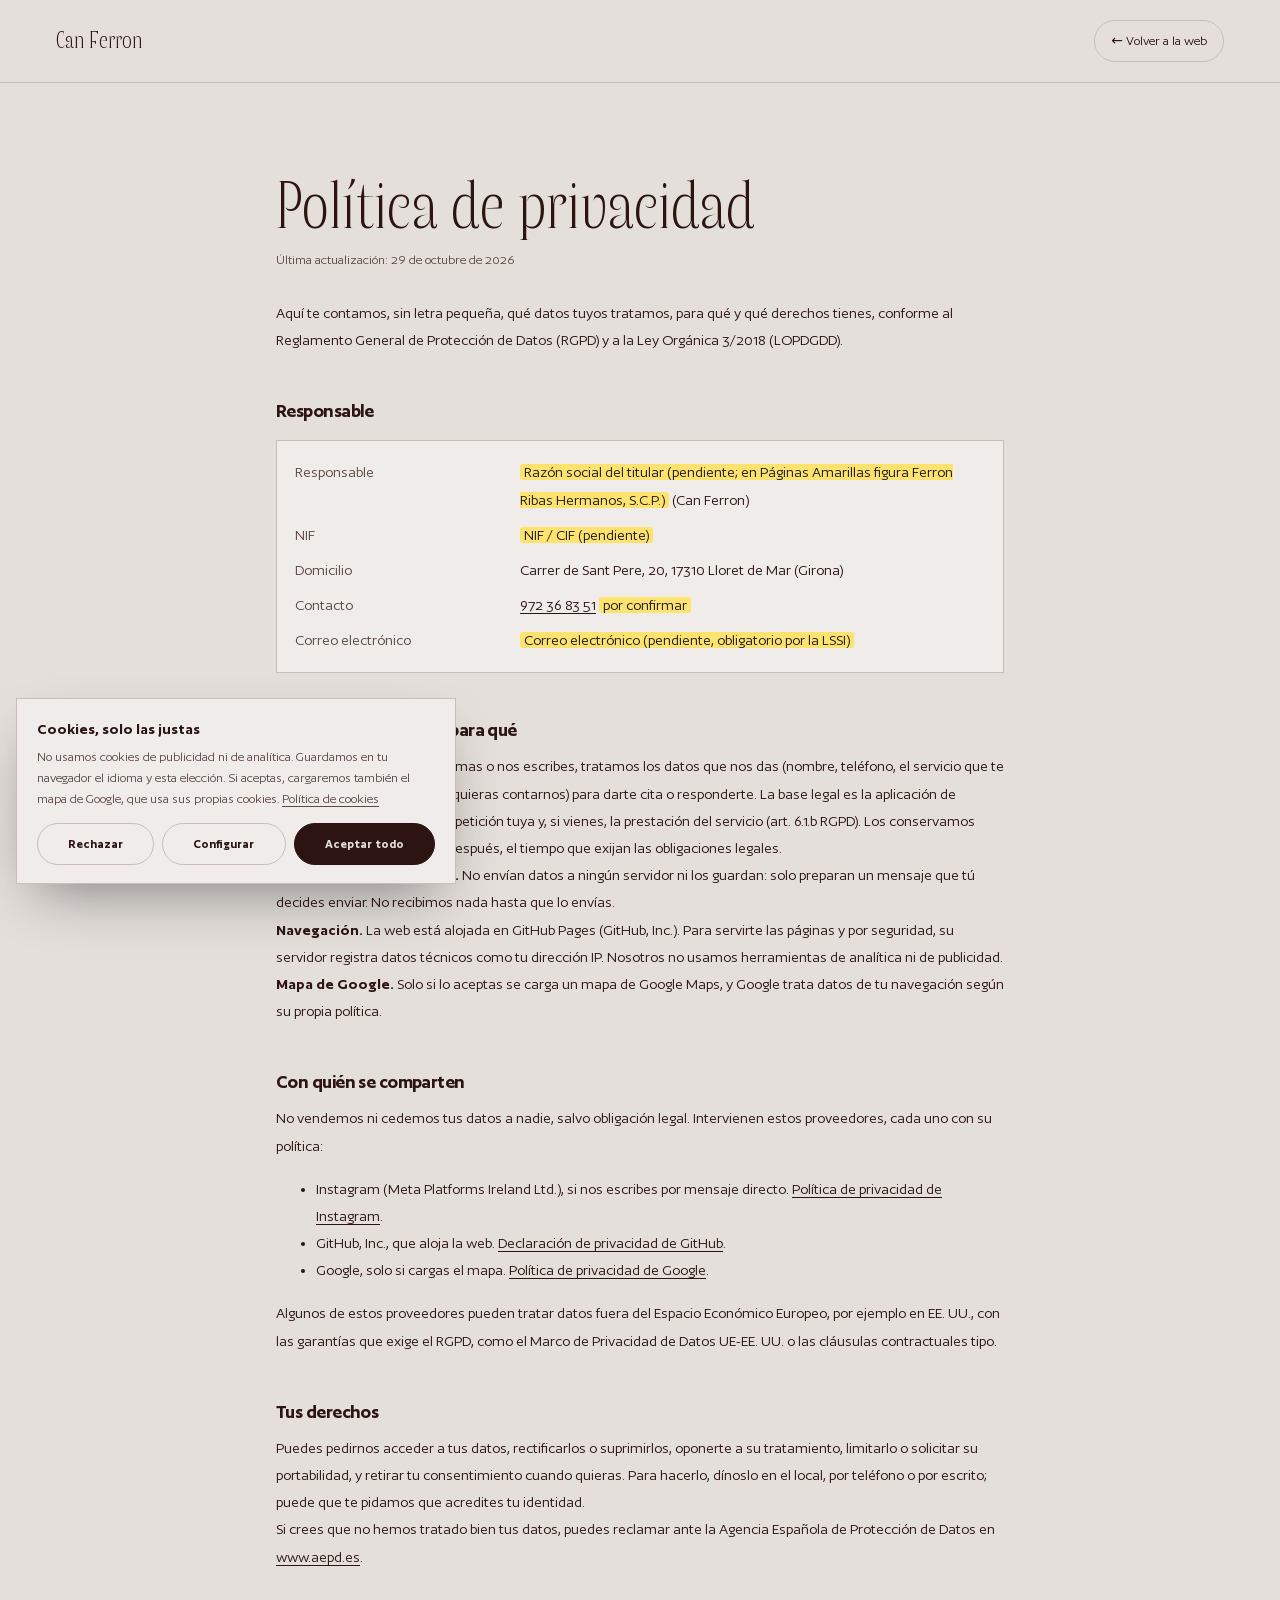
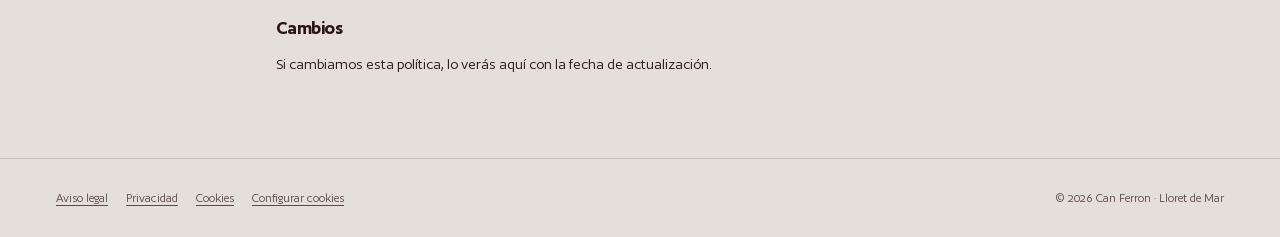
<file: privacidad.html>
<!doctype html>
<html lang="es">
<head>
<meta charset="utf-8">
<meta name="viewport" content="width=device-width, initial-scale=1, viewport-fit=cover">
<title>Política de privacidad · Can Ferron</title>
<meta name="robots" content="noindex, follow">
<meta name="theme-color" content="#e4dfdb">
<link rel="icon" href="assets/favicon.png" type="image/png">
<link rel="stylesheet" href="css/fonts.css">
<link rel="stylesheet" href="css/premium.css">
<link rel="stylesheet" href="css/style.css">
<link rel="stylesheet" href="css/legal.css">
</head>
<body class="legal-page">
<header class="legal-top">
  <a class="legal-brand" href="./">Can Ferron</a>
  <a class="legal-back" href="./">&larr; Volver a la web</a>
</header>
<main class="legal">
  <h1>Política de privacidad</h1>
  <p class="upd">Última actualización: 29 de octubre de 2026</p>
  <p>Aquí te contamos, sin letra pequeña, qué datos tuyos tratamos, para qué y qué derechos tienes, conforme al Reglamento General de Protección de Datos (RGPD) y a la Ley Orgánica 3/2018 (LOPDGDD).</p>

  <h2>Responsable</h2>
  <dl>
    <dt>Responsable</dt><dd><mark>Razón social del titular (pendiente; en Páginas Amarillas figura Ferron Ribas Hermanos, S.C.P.)</mark> (Can Ferron)</dd>
    <dt>NIF</dt><dd><mark>NIF / CIF (pendiente)</mark></dd>
    <dt>Domicilio</dt><dd>Carrer de Sant Pere, 20, 17310 Lloret de Mar (Girona)</dd>
    <dt>Contacto</dt><dd><a href="tel:+34972368351">972 36 83 51</a> <mark>por confirmar</mark></dd>
    <dt>Correo electrónico</dt><dd><mark>Correo electrónico (pendiente, obligatorio por la LSSI)</mark></dd>
  </dl>

  <h2>Qué datos tratamos y para qué</h2>
  <p><strong>Citas y consultas.</strong> Si nos llamas o nos escribes, tratamos los datos que nos das (nombre, teléfono, el servicio que te interesa, día y hora, y lo que quieras contarnos) para darte cita o responderte. La base legal es la aplicación de medidas precontractuales a petición tuya y, si vienes, la prestación del servicio (art. 6.1.b RGPD). Los conservamos mientras dure la relación y, después, el tiempo que exijan las obligaciones legales.</p>
  <p><strong>Los formularios de la web.</strong> No envían datos a ningún servidor ni los guardan: solo preparan un mensaje que tú decides enviar. No recibimos nada hasta que lo envías.</p>
  <p><strong>Navegación.</strong> La web está alojada en GitHub Pages (GitHub, Inc.). Para servirte las páginas y por seguridad, su servidor registra datos técnicos como tu dirección IP. Nosotros no usamos herramientas de analítica ni de publicidad.</p>
  <p><strong>Mapa de Google.</strong> Solo si lo aceptas se carga un mapa de Google Maps, y Google trata datos de tu navegación según su propia política.</p>

  <h2>Con quién se comparten</h2>
  <p>No vendemos ni cedemos tus datos a nadie, salvo obligación legal. Intervienen estos proveedores, cada uno con su política:</p>
  <ul>
    <li>Instagram (Meta Platforms Ireland Ltd.), si nos escribes por mensaje directo. <a href="https://privacycenter.instagram.com/policy" target="_blank" rel="noopener">Política de privacidad de Instagram</a>.</li>
    <li>GitHub, Inc., que aloja la web. <a href="https://docs.github.com/es/site-policy/privacy-policies/github-general-privacy-statement" target="_blank" rel="noopener">Declaración de privacidad de GitHub</a>.</li>
    <li>Google, solo si cargas el mapa. <a href="https://policies.google.com/privacy?hl=es" target="_blank" rel="noopener">Política de privacidad de Google</a>.</li>
  </ul>
  <p>Algunos de estos proveedores pueden tratar datos fuera del Espacio Económico Europeo, por ejemplo en EE. UU., con las garantías que exige el RGPD, como el Marco de Privacidad de Datos UE-EE. UU. o las cláusulas contractuales tipo.</p>

  <h2>Tus derechos</h2>
  <p>Puedes pedirnos acceder a tus datos, rectificarlos o suprimirlos, oponerte a su tratamiento, limitarlo o solicitar su portabilidad, y retirar tu consentimiento cuando quieras. Para hacerlo, dínoslo en el local, por teléfono o por escrito; puede que te pidamos que acredites tu identidad.</p>
  <p>Si crees que no hemos tratado bien tus datos, puedes reclamar ante la Agencia Española de Protección de Datos en <a href="https://www.aepd.es/" target="_blank" rel="noopener">www.aepd.es</a>.</p>

  <h2>Cambios</h2>
  <p>Si cambiamos esta política, lo verás aquí con la fecha de actualización.</p>
</main>
<footer class="legal-foot">
  <nav class="legal-links" aria-label="Información legal">
    <a href="aviso-legal.html">Aviso legal</a>
    <a href="privacidad.html" aria-current="page">Privacidad</a>
    <a href="cookies.html">Cookies</a>
    <button type="button" data-cookies-open>Configurar cookies</button>
  </nav>
  <p>© 2026 Can Ferron · Lloret de Mar</p>
</footer>
<script src="js/consent.js" data-site="canferron"></script>
</body>
</html>
</file>
<file: css/fonts.css>
/* Bonny y Author (Indian Type Foundry, Fontshare, licencia ITF Free Font License) alojadas en la propia web */
@font-face { font-family: 'Bonny'; src: url('../assets/fonts/bonny-300-normal.woff2') format('woff2'); font-weight: 300; font-style: normal; font-display: swap; }
@font-face { font-family: 'Bonny'; src: url('../assets/fonts/bonny-400-normal.woff2') format('woff2'); font-weight: 400; font-style: normal; font-display: swap; }
@font-face { font-family: 'Author'; src: url('../assets/fonts/author-400-normal.woff2') format('woff2'); font-weight: 400; font-style: normal; font-display: swap; }
@font-face { font-family: 'Author'; src: url('../assets/fonts/author-500-normal.woff2') format('woff2'); font-weight: 500; font-style: normal; font-display: swap; }
@font-face { font-family: 'Author'; src: url('../assets/fonts/author-600-normal.woff2') format('woff2'); font-weight: 600; font-style: normal; font-display: swap; }
</file>
<file: css/premium.css>
/* Kit premium común (lote Girona 2): máscaras de palabras, grano de película, marquesinas y Lenis */
html.lenis, html.lenis body { height: auto; }
.lenis.lenis-smooth { scroll-behavior: auto !important; }
.lenis.lenis-stopped { overflow: hidden; }
.js:not(.ready) [data-hero], .js:not(.ready) [data-split] { visibility: hidden; }
.w { display: inline-block; overflow: hidden; vertical-align: top; padding: 0 .02em .1em; margin: 0 -.02em -.1em; }
.w-i { display: inline-block; will-change: transform; }
[data-img] { overflow: hidden; }
[data-img] img, [data-img] video { transform-origin: 50% 50%; }
[data-mag] { transition: translate .5s cubic-bezier(.2, .9, .3, 1.2); }
/* grano de película sobre toda la web */
.grain::after { content: ""; position: fixed; inset: -50%; z-index: 300; pointer-events: none; opacity: var(--grain, .06);
  background: url("data:image/svg+xml,%3Csvg xmlns='http://www.w3.org/2000/svg' width='220' height='220'%3E%3Cfilter id='n'%3E%3CfeTurbulence type='fractalNoise' baseFrequency='.85' numOctaves='3' stitchTiles='stitch'/%3E%3C/filter%3E%3Crect width='220' height='220' filter='url(%23n)'/%3E%3C/svg%3E");
  animation: grain 1.2s steps(6) infinite; }
@keyframes grain { 0% { translate: 0 0; } 20% { translate: -4% 3%; } 40% { translate: 3% -5%; } 60% { translate: -6% -2%; } 80% { translate: 5% 4%; } 100% { translate: 0 0; } }
/* marquesina infinita */
.mq { overflow: hidden; white-space: nowrap; }
.mq-t { display: inline-flex; animation: mq var(--mq, 30s) linear infinite; }
.mq-t > * { flex: none; }
@keyframes mq { to { transform: translateX(-50%); } }
@media (prefers-reduced-motion: reduce) { .grain::after, .mq-t { animation: none; } }
/* cursor de anillo (body[data-cursor]) */
.cur { position: fixed; left: 0; top: 0; z-index: 400; width: 36px; height: 36px; margin: -18px 0 0 -18px; border: 1px solid #fff; border-radius: 50%; pointer-events: none; opacity: 0; mix-blend-mode: difference; transition: width .4s cubic-bezier(.16,1,.3,1), height .4s cubic-bezier(.16,1,.3,1), margin .4s cubic-bezier(.16,1,.3,1), opacity .3s, background .4s; }
.cur.on { opacity: 1; }
.cur.big { width: 74px; height: 74px; margin: -37px 0 0 -37px; background: #ffffff1f; }
video[data-video] { display: block; width: 100%; height: 100%; object-fit: cover; }
</file>
<file: css/legal.css>
/* Común a todas las webs del lote: aviso de cookies, panel, mapa con consentimiento y páginas legales.
   Usa las variables de cada web: --c-bg --c-card --c-ink --c-mute --c-line --c-acc --c-acc-ink --f-d --f-b --r */

/* ---------- aviso de cookies ---------- */
.ck { position: fixed; z-index: 9000; left: 16px; bottom: 16px; width: min(440px, calc(100vw - 32px)); padding: 20px 20px 18px; background: var(--c-card); color: var(--c-ink); border: 1px solid var(--c-line); border-radius: var(--r, 14px); box-shadow: 0 24px 60px -20px rgba(0,0,0,.45); font: 400 14px/1.5 var(--f-b); opacity: 0; translate: 0 24px; transition: opacity .45s cubic-bezier(.2,.8,.2,1), translate .55s cubic-bezier(.2,.8,.2,1); pointer-events: none; }
.ck.show { opacity: 1; translate: 0 0; pointer-events: auto; }
.ck-h { margin: 0 0 6px; font: 600 16px/1.3 var(--f-b); }
.ck-p { margin: 0 0 14px; color: var(--c-mute); }
.ck-p a, .ck-more a { color: inherit; text-decoration: underline; text-underline-offset: 3px; }
.ck-btns { display: flex; flex-wrap: wrap; gap: 8px; }
.ck-b { flex: 1 1 auto; min-height: 42px; padding: 0 14px; border: 1px solid var(--c-line); border-radius: 999px; background: transparent; color: var(--c-ink); font: 600 13px/1 var(--f-b); }
.ck-b.ck-main { background: var(--c-acc); border-color: var(--c-acc); color: var(--c-acc-ink); }
.ck-b:focus-visible, .ck-x:focus-visible, .cc-map-btn:focus-visible { outline: 2px solid var(--c-acc); outline-offset: 2px; }
@media (hover: hover) and (pointer: fine) { .ck-b { transition: background .25s, border-color .25s; } .ck-b:hover { border-color: var(--c-ink); } .ck-b.ck-main:hover { filter: brightness(1.08); } }

.ck-dlg { width: min(520px, calc(100vw - 32px)); padding: 0; border: 1px solid var(--c-line); border-radius: var(--r, 14px); background: var(--c-card); color: var(--c-ink); font: 400 14px/1.5 var(--f-b); }
.ck-dlg::backdrop { background: rgba(0,0,0,.55); backdrop-filter: blur(3px); }
.ck-in { padding: 22px; display: grid; gap: 14px; }
.ck-top { display: flex; align-items: center; justify-content: space-between; gap: 12px; }
.ck-ph { margin: 0; font: 600 18px/1.2 var(--f-b); }
.ck-x { width: 40px; height: 40px; border: 1px solid var(--c-line); border-radius: 50%; background: none; color: inherit; font-size: 22px; line-height: 1; }
.ck-row { display: flex; gap: 16px; align-items: center; justify-content: space-between; padding: 14px 0; border-top: 1px solid var(--c-line); }
.ck-row b { display: block; margin-bottom: 2px; }
.ck-row p { margin: 0; color: var(--c-mute); font-size: 13px; }
.ck-fixed { flex: none; font-size: 12px; color: var(--c-mute); }
.ck-sw { position: relative; flex: none; width: 46px; height: 26px; }
.ck-sw input { position: absolute; inset: 0; opacity: 0; margin: 0; }
.ck-sw i { position: absolute; inset: 0; border-radius: 99px; background: var(--c-line); transition: background .25s; }
.ck-sw i::after { content: ""; position: absolute; top: 3px; left: 3px; width: 20px; height: 20px; border-radius: 50%; background: var(--c-card); box-shadow: 0 1px 3px rgba(0,0,0,.3); transition: translate .25s cubic-bezier(.3,.7,.2,1); }
.ck-sw input:checked + i { background: var(--c-acc); }
.ck-sw input:checked + i::after { translate: 20px 0; }
.ck-sw input:focus-visible + i { outline: 2px solid var(--c-acc); outline-offset: 2px; }
.ck-more { margin: 0; font-size: 13px; color: var(--c-mute); }

/* ---------- mapa con consentimiento ---------- */
.cc-map { position: relative; overflow: hidden; border-radius: var(--r, 14px); background: var(--c-card); border: 1px solid var(--c-line); min-height: 280px; }
.cc-map iframe { position: absolute; inset: 0; width: 100%; height: 100%; border: 0; }
.cc-map-ph { position: absolute; inset: 0; display: grid; place-content: center; gap: 14px; padding: 24px; text-align: center; color: var(--c-mute); font: 400 14px/1.5 var(--f-b); }
.cc-map-ph p { margin: 0; max-width: 32ch; }
.cc-map-btn { justify-self: center; min-height: 42px; padding: 0 20px; border-radius: 999px; border: 1px solid var(--c-ink); background: none; color: var(--c-ink); font: 600 13px/1 var(--f-b); }

/* ---------- páginas legales ---------- */
.legal-page { background: var(--c-bg); color: var(--c-ink); font: 400 16px/1.7 var(--f-b); margin: 0; }
.legal-top { display: flex; align-items: center; justify-content: space-between; gap: 16px; padding: 20px clamp(16px, 5vw, 56px); border-bottom: 1px solid var(--c-line); }
.legal-brand { font: 400 22px/1 var(--f-d); color: inherit; text-decoration: none; }
.legal-back { display: inline-flex; align-items: center; gap: 8px; min-height: 42px; padding: 0 16px; border: 1px solid var(--c-line); border-radius: 999px; color: inherit; text-decoration: none; font-size: 14px; }
.legal { max-width: 760px; margin: 0 auto; padding: clamp(40px, 8vw, 90px) 16px 80px; }
.legal h1 { margin: 0 0 8px; font: 400 clamp(36px, 7vw, 64px)/1.05 var(--f-d); }
.legal h2 { margin: 44px 0 10px; font: 600 20px/1.3 var(--f-b); }
.legal .upd { color: var(--c-mute); font-size: 14px; margin: 0 0 28px; }
.legal a { color: inherit; text-underline-offset: 3px; }
.legal dl { display: grid; grid-template-columns: minmax(120px, 30%) 1fr; gap: 8px 18px; margin: 16px 0; padding: 18px; border: 1px solid var(--c-line); border-radius: var(--r, 14px); background: var(--c-card); }
.legal dt { color: var(--c-mute); }
.legal dd { margin: 0; }
.legal mark { background: #ffe36e; color: #1a1a1a; padding: 0 4px; border-radius: 3px; }
.legal table { width: 100%; border-collapse: collapse; margin: 16px 0; font-size: 14px; }
.legal th, .legal td { text-align: left; vertical-align: top; padding: 10px 8px; border-bottom: 1px solid var(--c-line); }
.legal-btn { display: inline-flex; align-items: center; min-height: 44px; padding: 0 20px; border-radius: 999px; border: 1px solid var(--c-ink); background: none; color: var(--c-ink); font: 600 14px/1 var(--f-b); margin: 6px 0 12px; }
.legal-foot { padding: 28px clamp(16px, 5vw, 56px); border-top: 1px solid var(--c-line); display: flex; flex-wrap: wrap; gap: 12px 24px; align-items: center; justify-content: space-between; font-size: 13px; color: var(--c-mute); }
.legal-links { display: flex; flex-wrap: wrap; gap: 6px 18px; }
.legal-links a, .legal-links button { color: inherit; background: none; border: 0; padding: 0; font: inherit; text-decoration: underline; text-underline-offset: 3px; }
@media (max-width: 560px) { .legal dl { grid-template-columns: 1fr; gap: 2px; } .legal dd { margin-bottom: 10px; } .legal table { display: block; overflow-x: auto; } }
</file>
<file: css/style.css>
/* Can Ferron · «Compartim?» — todo se ordena sobre un eje central, como la palmera partida por la mitad.
   Porcelana (el fondo de sus fotos de producto), tinta cacao (su pegatina) y pistacho (su chocolate Dubái) como único acento.
   Bonny para titulares (serif suave de los 70, como su logotipo de 1979) y Author para leer. */
:root {
  --ground: #e4dfdb;
  --ground-2: #d9d2cd;
  --ground-3: #cdc4be;
  --ink: #2b1412;
  --ink-2: #5d4842;
  --cocoa: #3b1714;
  --on-cocoa: #efe7e2;
  --on-cocoa-2: #cdb8b0;
  --pist: #b7c47e;
  --pist-d: #6f8136;
  --f-d: 'Bonny', 'Iowan Old Style', 'Palatino Linotype', Georgia, serif;
  --f-t: 'Author', 'Segoe UI', system-ui, -apple-system, sans-serif;
  --m: clamp(16px, 3.4vw, 52px);
  --gap: clamp(14px, 1.8vw, 28px);
  --sec: clamp(104px, 12.5vw, 200px);
  --t-h2: clamp(2.7rem, 6.3vw, 6.6rem);
  --t-h3: clamp(1.6rem, 2.1vw, 2.2rem);
  --t-st: clamp(1.4rem, 2.25vw, 2.25rem);
  --t-b: clamp(1.0625rem, .3vw + .98rem, 1.1875rem);
  --top-h: 76px;
  --tf: min(13.2vw, 21.5vh);
  --ease: cubic-bezier(.23, 1, .32, 1);
  --ease-io: cubic-bezier(.77, 0, .175, 1);
  /* variables que usan el aviso de cookies y las páginas legales (legal.css) */
  --c-bg: var(--ground); --c-card: #f0ece9; --c-ink: var(--ink); --c-mute: var(--ink-2); --c-line: #c9bfb8;
  --c-acc: var(--ink); --c-acc-ink: var(--ground); --f-b: var(--f-t); --r: 0px;
}

*, *::before, *::after { box-sizing: border-box; }
html { -webkit-text-size-adjust: 100%; scrollbar-color: #b1a59e var(--ground); overflow-x: clip; }
main > section { overflow-x: clip; }
body { margin: 0; background: var(--ground); color: var(--ink); font: 400 var(--t-b)/1.55 var(--f-t); font-kerning: normal; -webkit-font-smoothing: antialiased; text-rendering: optimizeLegibility; overflow-x: clip; }
img { display: block; max-width: 100%; height: auto; }
a { color: inherit; }
p, figure, blockquote { margin: 0; }
h1, h2, h3 { margin: 0; font-weight: 400; }
h2 { font: 300 var(--t-h2)/.96 var(--f-d); letter-spacing: -0.028em; text-wrap: balance; }
h3 { font: 400 var(--t-h3)/1.08 var(--f-d); letter-spacing: -0.012em; text-wrap: balance; }
button { font: inherit; color: inherit; }
::selection { background: var(--cocoa); color: var(--on-cocoa); }
:focus-visible { outline: 2px solid currentColor; outline-offset: 4px; }
::-webkit-scrollbar { width: 11px; }
::-webkit-scrollbar-track { background: var(--ground); }
::-webkit-scrollbar-thumb { background: #b1a59e; border-radius: 11px; border: 3px solid var(--ground); }
.skip { position: fixed; left: 50%; top: 12px; z-index: 999; translate: -50% -220%; padding: 12px 20px; border-radius: 99px; background: var(--ink); color: var(--ground); text-decoration: none; transition: translate .3s var(--ease); }
.skip:focus { translate: -50% 0; }

/* ---------- botones y enlaces ---------- */
.btn { display: inline-flex; align-items: center; justify-content: center; gap: .6em; min-height: 52px; padding: 0 26px; border-radius: 999px; background: var(--ink); color: var(--ground); font: 500 1rem/1 var(--f-t); text-decoration: none; white-space: nowrap; transition: background-color .3s var(--ease), scale .16s var(--ease); }
.btn svg { width: 20px; height: 20px; flex: none; transition: translate .35s var(--ease); }
.btn:active { scale: .97; }
.btn-pist { background: var(--pist); color: var(--ink); }
.lnk { font-weight: 500; text-decoration: underline; text-decoration-thickness: 1px; text-underline-offset: .3em; text-decoration-color: color-mix(in srgb, currentColor 45%, transparent); transition: text-decoration-color .3s; }
@media (hover: hover) and (pointer: fine) {
  .btn:hover { background: #4b2420; }
  .btn:hover svg { translate: 3px 0; }
  .btn-pist:hover { background: #c6d293; }
  .lnk:hover { text-decoration-color: currentColor; }
}
.cta-row { display: flex; flex-wrap: wrap; align-items: center; gap: 14px 22px; }

/* estado en directo (abierto / cerrado) */
.status { display: inline-flex; align-items: center; gap: 10px; font-weight: 500; }
.dot { width: 9px; height: 9px; border-radius: 50%; background: #a8998f; flex: none; }
.is-open .dot { background: var(--pist-d); }

/* ---------- cabecera simétrica: secciones | nombre | secciones ---------- */
.top { position: fixed; inset: 0 0 auto; z-index: 50; height: var(--top-h); display: grid; grid-template-columns: 1fr auto 1fr; align-items: center; gap: 24px; padding: 0 var(--m); transition: translate .55s var(--ease), background-color .4s; }
.top.solid { background: var(--ground); }
.top.hide { translate: 0 -105%; }
.menu-open .top { translate: 0 0; background: var(--ground); }
.nav { display: flex; align-items: center; gap: clamp(18px, 2.3vw, 38px); font-size: .97rem; }
.nav-l, .m-status { grid-column: 1; grid-row: 1; }
.brand { grid-column: 2; grid-row: 1; }
.nav-r, .menu-btn { grid-column: 3; grid-row: 1; }
.nav-r { justify-content: flex-end; }
.nav > a { position: relative; padding: 8px 0; text-decoration: none; }
.nav > a::after { content: ""; position: absolute; left: 0; right: 0; bottom: 3px; height: 1px; background: currentColor; scale: 0 1; transform-origin: 100% 50%; transition: scale .45s var(--ease); }
@media (hover: hover) and (pointer: fine) { .nav > a:hover::after { scale: 1 1; transform-origin: 0 50%; } }
.brand { font: 400 1.85rem/1 var(--f-d); letter-spacing: -0.015em; text-decoration: none; white-space: nowrap; transition: opacity .5s var(--ease); }
.js .brand { opacity: 0; }
.js.past-hero .brand, .js.menu-open .brand, .js.no-split .brand { opacity: 1; }
.langs { display: flex; gap: 2px; margin-left: 6px; }
.langs button { padding: 10px 6px; border: 0; background: none; color: var(--ink-2); font: 500 .82rem/1 var(--f-t); cursor: pointer; }
.langs button[aria-pressed="true"] { color: var(--ink); text-decoration: underline; text-underline-offset: .4em; }
.m-status, .menu-btn { display: none; }

.menu { position: fixed; inset: 0; z-index: 45; display: grid; align-content: center; justify-items: center; gap: 34px; padding: 96px var(--m) 48px; background: var(--ground); text-align: center; }
.menu[hidden] { display: none; }
.menu-in { display: grid; justify-items: center; gap: 4px; }
.menu-in a { font: 300 clamp(2.4rem, 10.5vw, 3.6rem)/1.12 var(--f-d); letter-spacing: -0.02em; text-decoration: none; }

/* ---------- PORTADA: la palmera en el eje; al bajar se parte en dos y aparece la tienda ---------- */
.hero { position: relative; height: 240vh; height: 240svh; }
.hero-pin { position: sticky; top: 0; height: 100vh; height: 100svh; overflow: hidden; }
.hero-under { position: absolute; inset: 0; background: var(--ink); }
.hero-under img { width: 100%; height: 100%; object-fit: cover; scale: 1.14; }
.hero-layer { position: absolute; inset: 0; background: var(--ground); transform-origin: 50% 100%; will-change: transform; }
.hero-r { visibility: hidden; }
.splitting .hero-l { clip-path: inset(0 50% 0 0); }
.splitting .hero-r { visibility: visible; clip-path: inset(0 0 0 50%); }
.hero-t { position: absolute; z-index: 2; left: 0; right: 0; top: calc(var(--top-h) + 1.4vh); text-align: center; font: 300 var(--tf)/.86 var(--f-d); letter-spacing: -0.035em; white-space: nowrap; }
.hero-t > span { display: inline-block; }
/* la foto baja un 20 % para que los brazos salgan por abajo, como en el vídeo */
.palm { position: absolute; z-index: 1; left: 50%; bottom: calc(var(--H) * -.2); height: var(--H); aspect-ratio: 680 / 946; translate: -50% 0; }
.palm > img { position: absolute; inset: 0; width: 100%; height: 100%; opacity: 0; }
.palm[data-pose="1"] > img:nth-child(1), .palm[data-pose="2"] > img:nth-child(2), .palm[data-pose="3"] > img:nth-child(3) { opacity: 1; }
.palm-hit { position: absolute; left: 50%; bottom: 0; z-index: 3; height: calc(var(--H) * .52); width: calc(var(--H) * .5); translate: -50% 0; cursor: grab; touch-action: pan-y; }
.dragging .palm-hit { cursor: grabbing; }
.hero-c { position: absolute; inset: 0; z-index: 4; pointer-events: none; }
.side { pointer-events: auto; will-change: transform; }
.hero-p { font-size: clamp(1.15rem, 1.45vw, 1.35rem); line-height: 1.38; text-wrap: balance; }
.hero-a { margin-top: 10px; color: var(--ink-2); font-size: .97rem; }
.side-r .cta-row { margin-top: 20px; }
/* entrada: el nombre sube y la palmera aparece */
.ready .hero-t > span { animation: rise 1.5s var(--ease) both; }
.ready .hero-t > span + span { animation-delay: .09s; }
.ready .palm { animation: palm-in 1.7s var(--ease) .12s both; }
@keyframes rise { from { translate: 0 34%; opacity: 0; } }
@keyframes palm-in { from { translate: -50% 7%; opacity: 0; } }

/* tableta y móvil (base): título, texto y botón encima de la palmera, centrados */
.hero { --tf: min(19vw, 13vh); --H: min(150vw, 104svh); }
.hero-c { display: flex; flex-direction: column; justify-content: center; align-items: center; gap: 16px; padding: calc(var(--top-h) + 1.4vh + var(--tf) * .86 + 12px) var(--m) calc(var(--H) * .57 + 14px); text-align: center; }
.side { display: grid; justify-items: center; }
.hero-p { max-width: 30ch; }
.side-r .cta-row { justify-content: center; margin-top: 14px; }
/* escritorio ancho: texto a los dos lados de la palmera, alineado hacia el eje */
@media (min-width: 1180px) and (min-aspect-ratio: 5/4) {
  .hero { --tf: min(13.2vw, 21.5vh); --H: 108vh; }
  .hero-c { display: block; padding: 0; text-align: left; }
  .side { display: block; position: absolute; top: 53vh; width: min(340px, calc(50vw - 36vh - var(--m) - 24px)); }
  .side-l { right: calc(50% + 36vh + 22px); text-align: right; }
  .side-r { left: calc(50% + 36vh + 22px); }
  .side-r .cta-row { justify-content: flex-start; margin-top: 20px; }
}

/* ---------- UNA FAMILIA: pan | frase | pastelería ---------- */
.intro { position: relative; z-index: 2; display: grid; grid-template-columns: 1fr minmax(0, 54rem) 1fr; align-items: center; gap: var(--gap); padding: var(--sec) var(--m); background: var(--ground); }
.intro-c { display: grid; justify-items: center; gap: clamp(26px, 3vw, 44px); text-align: center; }
.statement { max-width: 31ch; font: 400 var(--t-st)/1.22 var(--f-d); letter-spacing: -0.008em; text-wrap: pretty; }
.ob { display: grid; justify-items: center; gap: 6px; }
.ob img { width: min(100%, 300px); aspect-ratio: 3 / 4; object-fit: cover; }
.ob figcaption { font: 400 var(--t-h3)/1 var(--f-d); }

/* ---------- PAN: el pan se corta con el scroll ---------- */
.pa { position: relative; height: 330vh; height: 330svh; background: var(--ground); }
.pa-pin { position: sticky; top: 0; height: 100vh; height: 100svh; display: grid; grid-template-columns: 1fr auto 1fr; grid-template-rows: auto 1fr; column-gap: clamp(28px, 4.5vw, 80px); align-items: center; padding: calc(var(--top-h) + 1vh) var(--m) 2vh; }
.pa-h { grid-column: 1 / -1; text-align: center; }
.pa-stage { position: relative; grid-column: 2; grid-row: 2; height: min(76vh, 880px); max-height: 100%; aspect-ratio: 540 / 960; }
.pa-stage > * { position: absolute; inset: 0; width: 100%; height: 100%; }
.pa-cv { opacity: 0; }
.pa-cv.on { opacity: 1; }
.pa-col { display: grid; gap: 14px; max-width: 25rem; }
.pa-l { grid-column: 1; grid-row: 2; justify-self: end; text-align: right; }
.pa-r { grid-column: 3; grid-row: 2; justify-self: start; }
.fajol { padding: 14px 18px; background: var(--ground-2); font-weight: 500; line-height: 1.45; }
.pa-r .cta-row { margin-top: 6px; }

/* ---------- LA VITRINA: mosaico en espejo con etiquetas de pizarra ---------- */
.vitrina { padding: var(--sec) var(--m); }
.sec-h { display: grid; justify-items: center; gap: 22px; margin-bottom: clamp(52px, 6.5vw, 96px); text-align: center; }
.sec-h > p { max-width: 46ch; }
.vit { display: grid; grid-template-columns: repeat(5, minmax(0, 1fr)); grid-template-areas: "a1 b1 c b2 a2" "a1 b1 d b2 a2"; gap: var(--gap); padding-bottom: 56px; }
.t { position: relative; overflow: hidden; background: var(--ground-2); }
.t img { width: 100%; height: 100%; object-fit: cover; }
.t-a1 { grid-area: a1; } .t-b1 { grid-area: b1; translate: 0 56px; }
.t-c { grid-area: c; aspect-ratio: 1; } .t-d { grid-area: d; aspect-ratio: 1; }
.t-b2 { grid-area: b2; translate: 0 56px; } .t-a2 { grid-area: a2; }
.tag { position: absolute; bottom: 14px; display: grid; gap: 3px; max-width: calc(100% - 28px); padding: 11px 14px 12px; background: var(--ink); color: var(--ground); }
.tag b { font: 500 1rem/1.2 var(--f-t); }
.tag span { font-size: .875rem; line-height: 1.35; color: #d9ccc6; }
.t-a1 .tag, .t-b1 .tag { right: 14px; text-align: right; }
.t-a2 .tag, .t-b2 .tag { left: 14px; }
.t-c .tag, .t-d .tag { left: 50%; translate: -50% 0; width: max-content; text-align: center; }

/* ---------- CHOCOLATE DUBÁI: campo cacao ---------- */
.dubai { position: relative; z-index: 1; overflow: hidden; padding: var(--sec) var(--m); background: var(--cocoa); color: var(--on-cocoa); text-align: center; }
.dubai h2 { margin-bottom: clamp(52px, 6.5vw, 96px); }
.dub { display: grid; grid-template-columns: minmax(0, 1fr) minmax(0, 30rem) minmax(0, 1fr); grid-template-areas: "l c r"; align-items: center; gap: clamp(22px, 3.2vw, 52px); }
.dub-f { position: relative; z-index: 2; }
.dub-l { grid-area: l; } .dub-r { grid-area: r; } .dub-c { grid-area: c; }
.dub-f img { width: 100%; aspect-ratio: 1; object-fit: cover; }
.dub-c { display: grid; justify-items: center; gap: 30px; }
.dub-c > p { max-width: 34ch; }
.dub-q p { font: 400 var(--t-st)/1.2 var(--f-d); letter-spacing: -0.01em; text-wrap: balance; }
.dub-q footer { margin-top: 14px; color: var(--on-cocoa-2); font-size: .9375rem; }
.dubai :focus-visible { outline-color: var(--on-cocoa); }

/* ---------- TEMPORADA: Navidad | Cuaresma ---------- */
.temporada { padding: var(--sec) var(--m); text-align: center; }
.tmp { display: grid; grid-template-columns: repeat(2, minmax(0, 1fr)); gap: var(--gap); max-width: 1180px; margin: clamp(52px, 6.5vw, 96px) auto 0; }
.tm { display: grid; align-content: start; gap: 14px; }
.tm-l { justify-items: end; text-align: right; }
.tm-r { justify-items: start; text-align: left; }
.tm-f { width: 100%; margin-bottom: 10px; overflow: hidden; }
.tm-f img { width: 100%; aspect-ratio: 4 / 5; object-fit: cover; }
.tm p { max-width: 32ch; }
.tmp-ig { margin-top: clamp(40px, 5vw, 64px); }

/* ---------- OPINIONES: dos columnas que se alinean hacia el eje ---------- */
.ops { padding: var(--sec) var(--m); background: var(--ground-2); }
.ops-g { display: grid; grid-template-columns: repeat(2, minmax(0, 1fr)); column-gap: clamp(48px, 9vw, 150px); row-gap: clamp(44px, 5.5vw, 80px); max-width: 1220px; margin: 0 auto; }
.op p { font: 400 clamp(1.35rem, 1.95vw, 1.95rem)/1.24 var(--f-d); letter-spacing: -0.01em; text-wrap: pretty; }
.op footer { margin-top: 16px; color: var(--ink-2); font-size: .9375rem; }
.op-l { text-align: right; }
.op-r { text-align: left; }

/* ---------- VISITA: dónde · horario · encargos, y el mapa que se abre como dos puertas ---------- */
.visita { padding: var(--sec) var(--m) clamp(56px, 7vw, 110px); text-align: center; }
.vis { display: grid; grid-template-columns: minmax(0, 1fr) minmax(0, 1.12fr) minmax(0, 1fr); gap: var(--gap); margin-top: clamp(52px, 6.5vw, 96px); align-items: stretch; }
.vb { display: grid; align-content: start; justify-items: center; gap: 16px; padding: clamp(28px, 3vw, 44px) clamp(18px, 2.4vw, 36px); }
.vb-c { background: var(--ground-2); }
.vb-big { font: 500 clamp(1.15rem, 1.45vw, 1.4rem)/1.45 var(--f-t); font-variant-numeric: lining-nums tabular-nums; }
.vb-big a { text-decoration: none; }
@media (hover: hover) and (pointer: fine) { .vb-big a:hover { text-decoration: underline; text-decoration-thickness: 1px; text-underline-offset: .2em; } }
.vb .btn { margin-top: 6px; }
.hours { width: 100%; max-width: 23rem; border-collapse: collapse; font-variant-numeric: tabular-nums; }
.hours th, .hours td { padding: 12px 12px; vertical-align: top; font-weight: 400; }
.hours th { text-align: left; }
.hours td { text-align: right; }
.hours tr.is-today { background: var(--ground-3); }
.hours tr.is-today th, .hours tr.is-today td { font-weight: 600; }
.small { max-width: 32ch; color: var(--ink-2); font-size: .9375rem; }
.map-w { position: relative; overflow: hidden; margin-top: clamp(40px, 5vw, 72px); }
.map.cc-map { height: clamp(340px, 40vw, 540px); border: 0; background: var(--ground-2) url("../assets/img/botiga-1280.webp") center 40% / cover no-repeat; }
.map .cc-map-ph { inset: auto; left: 50%; top: 50%; width: min(420px, calc(100% - 32px)); translate: -50% -50%; padding: 28px 30px; background: var(--ground); color: var(--ink-2); font-size: .95rem; }
.door { display: none; }
.js .door { display: block; position: absolute; top: 0; bottom: 0; z-index: 2; width: 50.5%; background: var(--cocoa); pointer-events: none; }
.door-l { left: 0; } .door-r { right: 0; }

/* ---------- PIE: el nombre a todo lo ancho y su sello ---------- */
.foot { display: grid; justify-items: center; gap: 30px; overflow: hidden; padding: clamp(72px, 9vw, 140px) var(--m) 34px; background: var(--cocoa); color: var(--on-cocoa); text-align: center; }
.seal { width: clamp(118px, 12vw, 172px); border-radius: 50%; }
.foot-w { font: 300 min(17.5vw, 30vh)/.84 var(--f-d); letter-spacing: -0.04em; white-space: nowrap; }
.foot-l { color: var(--on-cocoa-2); }
.foot-n { display: flex; flex-wrap: wrap; justify-content: center; gap: 6px 26px; font-size: .9375rem; }
.foot-n a, .foot-n button { padding: 8px 0; border: 0; background: none; color: inherit; cursor: pointer; text-decoration: underline; text-decoration-thickness: 1px; text-underline-offset: .3em; text-decoration-color: rgba(239, 231, 226, .4); }
.foot-c { color: var(--on-cocoa-2); font-size: .875rem; }
.foot :focus-visible { outline-color: var(--on-cocoa); }

/* aviso de cookies en la paleta de la web */
.ck { border-color: var(--c-line); box-shadow: 0 30px 60px -24px rgba(43, 20, 18, .5); }
.cc-map-btn { border-color: var(--ink); }

/* ---------- tableta ---------- */
@media (max-width: 1100px) {
  .intro { grid-template-columns: repeat(2, minmax(0, 1fr)); grid-template-areas: "c c" "l r"; row-gap: clamp(48px, 7vw, 72px); }
  .intro-c { grid-area: c; } .ob-l { grid-area: l; } .ob-r { grid-area: r; }
  .vis { grid-template-columns: repeat(2, minmax(0, 1fr)); grid-template-areas: "c c" "l r"; }
  .vb-c { grid-area: c; } .vb-l { grid-area: l; } .vb-r { grid-area: r; }
}
@media (max-width: 980px) {
  :root { --top-h: 64px; }
  .nav { display: none; }
  .m-status { display: inline-flex; justify-self: start; align-items: center; gap: 8px; margin: 0; font-size: .9rem; }
  .menu-btn { display: inline-flex; justify-self: end; align-items: center; min-height: 44px; padding: 0 20px; border: 0; border-radius: 99px; background: var(--ink); color: var(--ground); font: 500 .95rem/1 var(--f-t); cursor: pointer; }
  .brand { font-size: 1.55rem; }
  .pa { height: auto; }
  .pa-pin { position: relative; height: auto; grid-template-columns: repeat(2, minmax(0, 1fr)); grid-template-rows: auto; row-gap: clamp(28px, 5vw, 44px); padding: var(--sec) var(--m); }
  .pa-h { grid-column: 1 / -1; grid-row: 1; }
  .pa-stage { grid-column: 1 / -1; grid-row: 2; justify-self: center; height: min(70svh, 150vw); }
  .pa-l { grid-column: 1; grid-row: 3; align-self: start; }
  .pa-r { grid-column: 2; grid-row: 3; align-self: start; }
  .vit { grid-template-columns: repeat(2, minmax(0, 1fr)); grid-template-areas: "a1 a2" "b1 b2" "c d"; padding-bottom: 0; }
  .t-a1, .t-a2, .t-b1, .t-b2 { aspect-ratio: 3 / 5; translate: none; }
  .t-b1, .t-b2 { aspect-ratio: 4 / 5; }
  .dub { grid-template-columns: repeat(2, minmax(0, 1fr)); grid-template-areas: "l r" "c c"; row-gap: 44px; }
  .op p { font-size: clamp(1.25rem, 3.4vw, 1.6rem); }
}
/* ---------- móvil ---------- */
@media (max-width: 680px) {
  .langs button { padding: 12px 8px; font-size: .9rem; }
  .intro { grid-template-columns: repeat(2, minmax(0, 1fr)); column-gap: 12px; }
  .ob figcaption { font-size: 1.35rem; }
  .pa-pin { grid-template-columns: 1fr; text-align: center; }
  .pa-l, .pa-r { grid-column: 1; justify-self: center; text-align: center; justify-items: center; }
  .pa-l { grid-row: 3; } .pa-r { grid-row: 4; }
  .pa-r .cta-row { justify-content: center; }
  .vit { gap: 10px; }
  .tag { bottom: 8px; padding: 8px 10px 9px; max-width: calc(100% - 16px); }
  .tag b { font-size: .9rem; } .tag span { display: none; }
  .t-a1 .tag, .t-b1 .tag { right: 8px; } .t-a2 .tag, .t-b2 .tag { left: 8px; }
  .t-c .tag, .t-d .tag { width: calc(100% - 16px); }
  .tmp { column-gap: 12px; }
  .tm h3 { font-size: 1.4rem; }
  .tm p { font-size: .97rem; }
  .ops-g { grid-template-columns: 1fr; }
  .op-l, .op-r { text-align: center; }
  .vis { grid-template-columns: 1fr; grid-template-areas: "c" "l" "r"; }
  .hours th, .hours td { padding: 11px 10px; }
}

@media (prefers-reduced-motion: reduce) {
  .hero { height: auto; }
  .hero-pin { position: relative; height: 100svh; }
  .hero-under, .palm-hit { display: none; }
  .ready .hero-t > span, .ready .palm { animation: none; }
  .js .brand { opacity: 1; }
  .pa { height: auto; }
  .pa-pin { position: relative; height: auto; min-height: 100svh; }
  .js .door { display: none; }
  .t-b1, .t-b2 { translate: none; }
}
</file>
